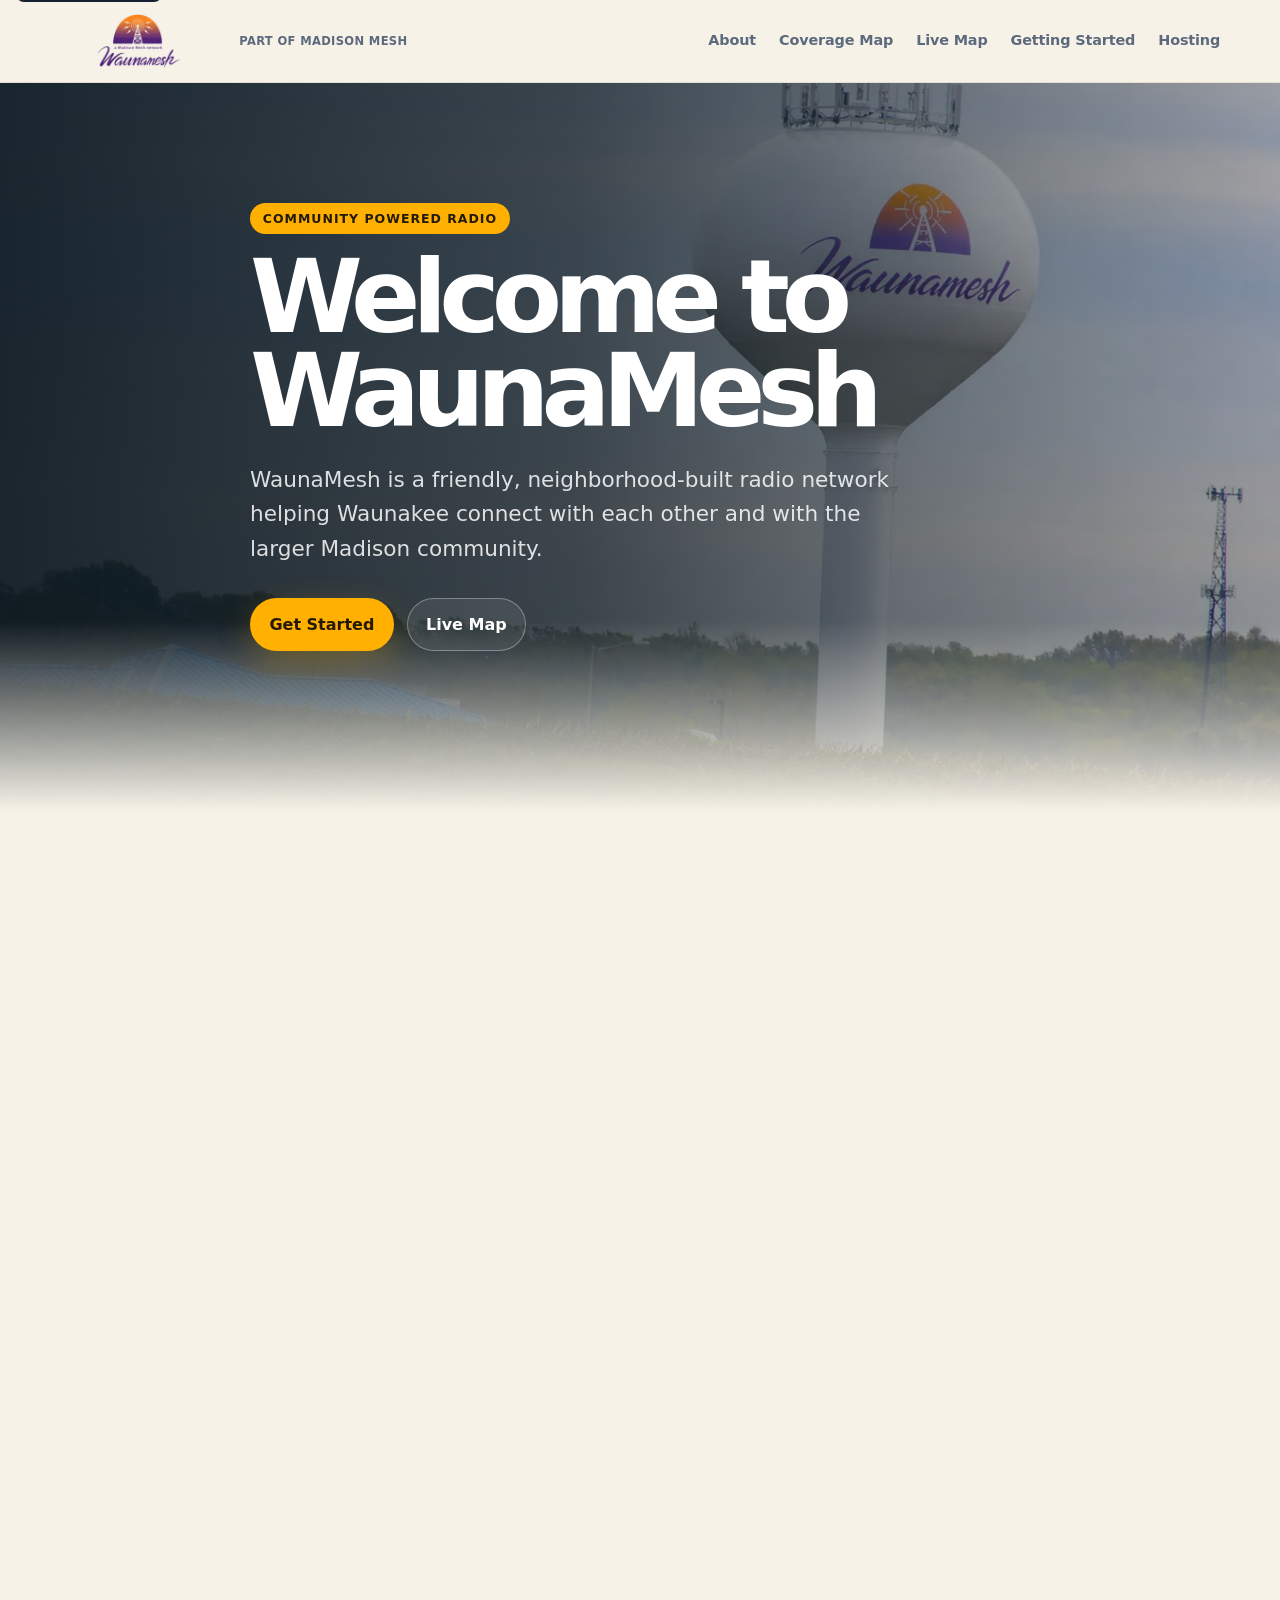
<file: index.html>
<!doctype html>
<html lang="en">
<head>
  <meta charset="utf-8">
  <meta name="viewport" content="width=device-width, initial-scale=1">
  <title>WaunaMesh | Community radio for Waunakee</title>
  <meta name="description" content="WaunaMesh is a community-powered mesh radio project helping Waunakee stay connected.">
  <link rel="icon" href="favicon.ico">
  <link rel="preload" href="assets/img/waunamesh/waunakee-water-tower-1600.webp" as="image" type="image/webp" fetchpriority="high">
  <link rel="preload" href="assets/img/waunamesh/application-gutter-clip-repeater-900.webp" as="image" type="image/webp">
  <link rel="stylesheet" href="assets/css/styles.css">
</head>
<body>
  <a class="skip-link" href="#main">Skip to content</a>

  <header class="site-header" id="site-header">
    <div class="container nav-inner">
      <a class="brand" href="#top" aria-label="WaunaMesh home">
        <img class="brand-logo" src="assets/img/waunamesh/waunamesh-logo-transparent.png" alt="WaunaMesh" width="356" height="228" decoding="async">
        <img class="brand-mark" src="assets/img/waunamesh/waunamesh-logo-icon.png" alt="" aria-hidden="true" width="108" height="108" decoding="async">
        <span class="brand-copy">
          <span class="brand-name">WaunaMesh</span>
          <span class="brand-subtitle">Part of Madison Mesh</span>
        </span>
      </a>

      <button class="nav-toggle" type="button" aria-label="Toggle navigation" aria-controls="main-navigation" aria-expanded="false">
        <svg width="22" height="22" viewBox="0 0 24 24" fill="none" xmlns="http://www.w3.org/2000/svg" aria-hidden="true">
          <path d="M4 7H20M4 12H20M4 17H20" stroke="currentColor" stroke-width="2" stroke-linecap="round"/>
        </svg>
      </button>

      <nav id="main-navigation" aria-label="Main navigation">
        <ul class="nav-links">
          <li><a href="index.html#what">About</a></li>
          <li><a href="index.html#where">Coverage Map</a></li>
          <li><a href="live.html">Live Map</a></li>
          <li><a href="getting-started.html">Getting Started</a></li>
          <li><a href="hosting.html">Hosting</a></li>
        </ul>
      </nav>
    </div>
  </header>

  <section class="hero" id="top" aria-label="Welcome to WaunaMesh">
    <div class="container hero-content">
      <span class="eyebrow">Community powered radio</span>
      <h1>Welcome to WaunaMesh</h1>
      <p>WaunaMesh is a friendly, neighborhood-built radio network helping Waunakee connect with each other and with the larger Madison community.</p>
      <div class="hero-actions">
        <a class="btn btn-primary" href="#get-started">Get Started</a>
        <a class="btn btn-outline" href="#where" target="_blank" rel="noopener noreferrer">Live Map</a>
      </div>
    </div>
  </section>

  <main id="main">
    <section class="section tight" id="what">
      <div class="container grid-2">
        <div class="feature-text">
          <p class="kicker">What is WaunaMesh?</p>
          <h2>Small radios. Big community connection.</h2>
          <p>WaunaMesh uses small, low-power radios to pass text messages from one nearby radio to the next. As more neighbors host, the network gets stronger and reaches farther.</p>
          <p>The goal is simple: make it easier for people in Waunakee to learn, experiment, help during outages, and stay connected without depending on cell towers or internet.</p>
        </div>
        <div class="feature-image">
          <div class="image-card">
            <picture>
              <source srcset="assets/img/waunamesh/heltec-meshcore-radio-960.webp" type="image/webp">
              <img src="assets/img/waunamesh/heltec-meshcore-radio.jpg" alt="A small handheld mesh radio node on a table" width="960" height="976" loading="lazy" decoding="async">
            </picture>
            <div class="image-caption">A small radio like the ones community members can use to join the network.</div>
          </div>
        </div>
      </div>
    </section>

    <section class="section" id="why">
      <div class="container">
        <div class="section-header">
          <p class="kicker">Why it matters</p>
          <h2>A spark that helps neighbors learn, prepare, and connect.</h2>
          <p>WaunaMesh is practical, educational, and welcoming. We give people a hands-on way to understand radio, mapping, local geography, emergency readiness, and community service.</p>
        </div>

        <div class="card-grid">
          <article class="card">
            <h3>Community connection</h3>
            <p>Send text messages across the area through a network built and cared for by local people.</p>
          </article>
          <article class="card">
            <h3>Emergency readiness</h3>
            <p>Practice ways to communicate when storms, outages, or busy networks make normal tools less reliable.</p>
          </article>
          <article class="card">
            <h3>Hands-on learning</h3>
            <p>Learn about radio, antennas, maps, batteries, solar power, software, and problem solving.</p>
          </article>
          <article class="card">
            <h3>Every node helps</h3>
            <p>Visit the hosting page if you are a property owner.  You can be a useful part of the local network!</p>
          </article>
        </div>
      </div>
    </section>

    <section class="section" id="where">
      <div class="container">
        <div class="map-panel">
          <div class="copy">
            <p class="kicker">Where it reaches</p>
            <h2>Waunakee to Madison and beyond.</h2>
            <p>WaunaMesh is adding local coverage around the Village of Waunakee.</p>
            <p>The <a href="https://w9jz.org/" target="_blank" rel="noopener noreferrer">Four Lakes Amateur Radio Club</a> has placed a repeater at Schumacher Farm Park, with a strong view of both Waunakee and downtown Madison. Linking Waunakee to the larger Madison Mesh's off-grid mesh network.</p>
            <p>Use the map to explore Waunakee's mesh network coverage.</p>
            <div class="link-list">
              <a class="pill-link" href="https://madmesh.net/" target="_blank" rel="noopener noreferrer">Madison Mesh</a>
              <a class="pill-link" href="https://msn.meshmapper.net/" target="_blank" rel="noopener noreferrer">MeshMapper</a>
              <!--<a class="pill-link" href="http://map.rflab.io/" target="_blank" rel="noopener noreferrer">RF Lab map</a>-->
            </div>
          </div>
          <iframe
              class="map-embed"
              title="Madison MeshCore live map"
              src="https://msn.meshmapper.net/embed.php?lat=43.19194&lon=-89.45567&zoom=13&geofence=0"
              loading="lazy" width="1180" height="420" referrerpolicy="no-referrer-when-downgrade">
            </iframe>
        </div>
      </div>
    </section>

    <section class="section" id="how">
      <div class="container">
        <div class="section-header">
          <p class="kicker">How it works</p>
          <h2>The network grows.</h2>
          <p>You do not need to be a radio expert to help. The basics are easy to understand, and the community has guides, tools, and people who can walk you through it.</p>
        </div>

        <div class="steps">
          <article class="card">
            <h3>Repeater</h3>
            <p>These are installed in a high location with a clear view. Repeaters work together to send your messages far.</p>
          </article>
          <article class="card">
            <h3>Companion</h3>
            <p>A small pocket device that connects to your phone. Allowing you to send text messages to others through the network.</p>
          </article>
          <article class="card">
            <h3>Neighbors</h3>
            <p>It is no fun alone! Talk to your neighbors in Waunakee and the wider Madison area.</p>
          </article>
        </div>
      </div>
    </section>

    <section class="section" id="get-started">
      <div class="container grid-2">
        <div>
          <p class="kicker">Friendly onboarding</p>
          <h2>Curious? You are welcome here.</h2>
          <p>You can join as a beginner, a host site, a parent with a curious kid, a hardware tinkerer, a wardriving mapper, or an emergency prep volunteer.</p>
          <div class="section-actions">
            <a class="btn btn-primary" href="https://discord.gg/fd3JUZc2CN" target="_blank" rel="noopener noreferrer">Join the Madison Mesh Discord</a>
            <a class="btn btn-outline" href="getting-started.html">Read the Starter Guide</a>
          </div>
        </div>
        <div class="card">
          <h3>A simple first path</h3>
          <p><strong>1. Say hello.</strong> Join the Madison Mesh Discord.</p>
          <p><strong>2. Learn what to buy.</strong> Most people start with an affordable LoRa radio that can run MeshCore.</p>
          <p><strong>3. Send your first message.</strong> Once ready, connect with the community and test the mesh.</p>
          <p><strong>4. Help coverage grow.</strong> Host a node, suggest a location, improve maps, or help at a public demo.</p>
        </div>
      </div>
    </section>

    <section class="section" aria-label="Project gallery">
      <div class="container gallery">
        <figure>
          <picture>
            <source srcset="assets/img/madmesh/node-eave-900.webp" type="image/webp">
            <img src="assets/img/madmesh/node-eave.jpg" alt="A mesh radio node mounted under a roof eave" width="900" height="1200" loading="lazy" decoding="async">
          </picture>
          <figcaption>Outdoor nodes can quietly extend coverage from homes and community buildings.</figcaption>
        </figure>
        <figure>
          <picture class="application-option-media application-option-media-contain">
            <source srcset="assets/img/waunamesh/application-gutter-clip-repeater-900.webp" type="image/webp">
            <img src="assets/img/waunamesh/application-gutter-clip-repeater.jpg" alt="A compact gutter clip style solar repeater" width="900" height="506" loading="lazy" decoding="async">
          </picture>
          <figcaption>Gutter clip-on repeaters are being built by WaunaMesh, providing neighborhood and gap-filling coverage.</figcaption>
        </figure>
        <figure>
          <picture>
            <source srcset="assets/img/madmesh/state-street-wide-900.webp" type="image/webp">
            <img src="assets/img/madmesh/state-street-wide.jpg" alt="A wide view of State Street in Madison" width="900" height="467" loading="lazy" decoding="async">
          </picture>
          <figcaption>
            WaunaMesh links into the larger Madison Mesh community and its regional coverage.
            <small style="display: block; opacity: 0.8; margin-top: 0.25rem;">Photo &copy; Sam Askling</small>
          </figcaption>
        </figure>
      </div>
    </section>

    <section class="section" id="field-day">
      <div class="container">
        <div class="callout">
          <div>
            <p class="kicker">Field Day 2026</p>
            <h2>Our goal: Waunakee connected by June 27, 2026.</h2>
            <p>The Four Lakes Amateur Radio Club will host ARRL Field Day at Schumacher Farm Park in Waunakee. We hope to have WaunaMesh fully up and running in time for this public celebration of radio, learning, and emergency communication.</p>
          </div>
          <a class="btn btn-primary" href="https://schumacherfarmpark.org/ham-radio-open-house" target="_blank" rel="noopener noreferrer">Event details</a>
        </div>
      </div>
    </section>

    <section class="section" aria-label="Frequently asked questions">
      <div class="container">
        <div class="section-header">
          <h2>Questions &amp; Answers</h2>
        </div>

        <div class="faq-grid">
          <article class="faq">
            <h3>Does this need internet?</h3>
            <p>The radio network sends text messages without internet or cell towers.</p>
          </article>
          <article class="faq">
            <h3>Is this ham radio?</h3>
            <p>The mesh devices use low-power LoRa radios, no license required. WaunaMesh does coordinate with the amateur radio community.</p>
          </article>
          <article class="faq">
            <h3>Can my home or business host a node?</h3>
            <p>Yes. Useful host spots include homes, barns, churches, schools, shops, and other places with height and a clear view.</p>
          </article>
          <article class="faq">
            <h3>Is it private?</h3>
            <p>Yes. While the public chat uses a shared key, direct messages and chat rooms are encrypted.</p>
          </article>
        </div>
      </div>
    </section>
    
    <section class="section" id="sponsors" aria-labelledby="sponsors-title">
      <div class="container">
        <div class="sponsor-panel">
          <div class="section-header sponsor-header">
            <p class="kicker">Community sponsors</p>
            <h2 id="sponsors-title">Local partners helping WaunaMesh grow.</h2>
            <p>Thank you to the organizations and neighbors supporting local mesh radio education, hosting, and community readiness.</p>
          </div>

          <div class="sponsor-grid" aria-label="WaunaMesh sponsors">
            <a class="sponsor-card" href="https://explorepeace.org/" target="_blank" rel="noopener noreferrer">
              <span class="sponsor-label">Sponsor</span>
              <h3>Peace Lutheran Church</h3>
              <p>Waunakee, Wisconsin (explorepeace.org)</p>
            </a>
            <a class="sponsor-card" href="https://w9jz.org/" target="_blank" rel="noopener noreferrer">
              <span class="sponsor-label">Sponsor</span>
              <h3>Four Lakes Amateur Radio Club</h3>
              <p>Amateur radio community partner (w9jz.org)</p>
            </a>
            <a class="sponsor-card" href="https://westaby.net/" target="_blank" rel="noopener noreferrer">
              <span class="sponsor-label">Sponsor</span>
              <h3>Westaby Entertainment LLC</h3>
              <p>Local support (westaby.net)</p>
            </a>
          </div>
        </div>
      </div>
    </section>

  </main>

  <footer class="site-footer">
    <div class="footer-inner">
      <div class="footer-brand">
        <div class="footer-brand-logo">
          <img src="assets/img/madmesh/logo.png" alt="Madison Mesh logo" width="36" height="36" loading="lazy" decoding="async">
          <h3>Madison Mesh</h3>
        </div>
        <p>Building a community-owned mesh radio<br>network in Madison, Wisconsin.</p>
        <p>WaunaMesh is the Waunakee-area extension of the Madison Mesh community.</p>

        <div class="footer-socials">
          <a href="https://discord.gg/fd3JUZc2CN" target="_blank" rel="noopener noreferrer" aria-label="Join Madison Mesh on Discord">
            <svg xmlns="http://www.w3.org/2000/svg" viewBox="0 0 127.14 96.36" aria-hidden="true">
              <path fill="currentColor" d="M107.7 8.07A105.15 105.15 0 0 0 81.47 0a72.06 72.06 0 0 0-3.36 6.83 97.68 97.68 0 0 0-29.11 0A72.37 72.37 0 0 0 45.64 0a105.89 105.89 0 0 0-26.25 8.09C2.79 32.65-1.71 56.6.54 80.21a105.73 105.73 0 0 0 32.17 16.15 77.7 77.7 0 0 0 6.89-11.11 68.42 68.42 0 0 1-10.85-5.18c.91-.66 1.8-1.34 2.66-2a75.57 75.57 0 0 0 64.32 0c.87.71 1.76 1.39 2.66 2a68.68 68.68 0 0 1-10.87 5.19 77 77 0 0 0 6.89 11.1 105.25 105.25 0 0 0 32.19-16.14c2.64-27.38-4.51-51.11-18.9-72.15ZM42.45 65.69C36.18 65.69 31 60 31 53s5-12.74 11.43-12.74S54 46 53.89 53s-5.05 12.69-11.44 12.69Zm42.24 0C78.41 65.69 73.25 60 73.25 53s5-12.74 11.44-12.74S96.23 46 96.12 53s-5.04 12.69-11.43 12.69Z"></path>
            </svg>
          </a>
          <a href="https://github.com/thatdecade/waunamesh.net" target="_blank" rel="noopener noreferrer" aria-label="WaunaMesh on GitHub">
            <svg xmlns="http://www.w3.org/2000/svg" viewBox="0 0 1024 1024" fill="none" aria-hidden="true">
              <path fill-rule="evenodd" clip-rule="evenodd" d="M512 0C229.25 0 0 229.25 0 512c0 226.25 146.69 418.03 350.16 485.75 25.59 4.72 34.97-11.11 34.97-24.69 0-12.19-.47-52.5-.72-95.28-142.41 30.94-172.47-60.41-172.47-60.41-23.28-59.16-56.84-74.91-56.84-74.91-46.47-31.78 3.53-31.13 3.53-31.13 51.41 3.63 78.47 52.78 78.47 52.78 45.66 78.22 119.78 55.63 148.97 42.53 4.59-33.06 17.84-55.63 32.47-68.41-113.69-12.94-233.22-56.84-233.22-253.03 0-55.91 20-101.63 52.75-137.47-5.28-12.97-22.84-65.06 5.03-135.66 0 0 43-13.78 140.84 52.5 40.84-11.34 84.63-17.03 128.19-17.22 43.5.19 87.34 5.88 128.25 17.22 97.72-66.28 140.62-52.5 140.62-52.5 27.94 70.59 10.38 122.69 5.09 135.66 32.84 35.84 52.69 81.56 52.69 137.47 0 196.69-119.75 239.94-233.75 252.62 18.34 15.84 34.72 47.03 34.72 94.78 0 68.44-.62 123.59-.62 140.44 0 13.72 9.22 29.72 35.22 24.66C877.44 929.84 1024 738.16 1024 512 1024 229.25 794.75 0 512 0Z" fill="currentColor"></path>
            </svg>
          </a>
        </div>
      </div>

      <div class="footer-ffa">
        <div class="footer-nav">
          <h4>Get Involved</h4>
          <ul class="larger-bottom">
            <li><a href="getting-started.html">Getting Started</a></li>
            <li><a href="hosting.html">Host a Node</a></li>
          </ul>
        </div>

        <div class="footer-nav">
          <h4>Resources</h4>
          <ul>
            <li><a href="https://meshcore.io/" target="_blank" rel="noopener noreferrer">MeshCore <span aria-hidden="true">&nearr;</span></a></li>
            <li><a href="https://flasher.meshcore.io/" target="_blank" rel="noopener noreferrer">MeshCore Flasher <span aria-hidden="true">&nearr;</span></a></li>
            <li><a href="https://msn.meshmapper.net/" target="_blank" rel="noopener noreferrer">MeshMapper <span aria-hidden="true">&nearr;</span></a></li>
          </ul>
        </div>

        <div class="footer-nav">
          <h4>Explore</h4>
          <ul>
            <li><a href="https://madmesh.net/" target="_blank" rel="noopener noreferrer">Madison Mesh <span aria-hidden="true">&nearr;</span></a></li>
            <li><a href="https://meshconsin.org/" target="_blank" rel="noopener noreferrer">Meshconsin <span aria-hidden="true">&nearr;</span></a></li>
            <li><a href="other-meshes.html">Other Meshes</a></li>
          </ul>
        </div>
      </div>
    </div>

    <div class="footer-bottom">
        Website content licensed under
        <a href="https://creativecommons.org/licenses/by-sa/4.0/" target="_blank" rel="noopener noreferrer">CC BY-SA 4.0</a>.
        Adapted from
        <a href="https://madmesh.net/" target="_blank" rel="noopener noreferrer">Madison Mesh</a>.
        Hosted by
        <a href="https://westaby.net/" target="_blank" rel="noopener noreferrer">Dustin Westaby</a>.
    </div>
  </footer>

  <script src="assets/js/site.js" defer></script>
</body>
</html>
</file>
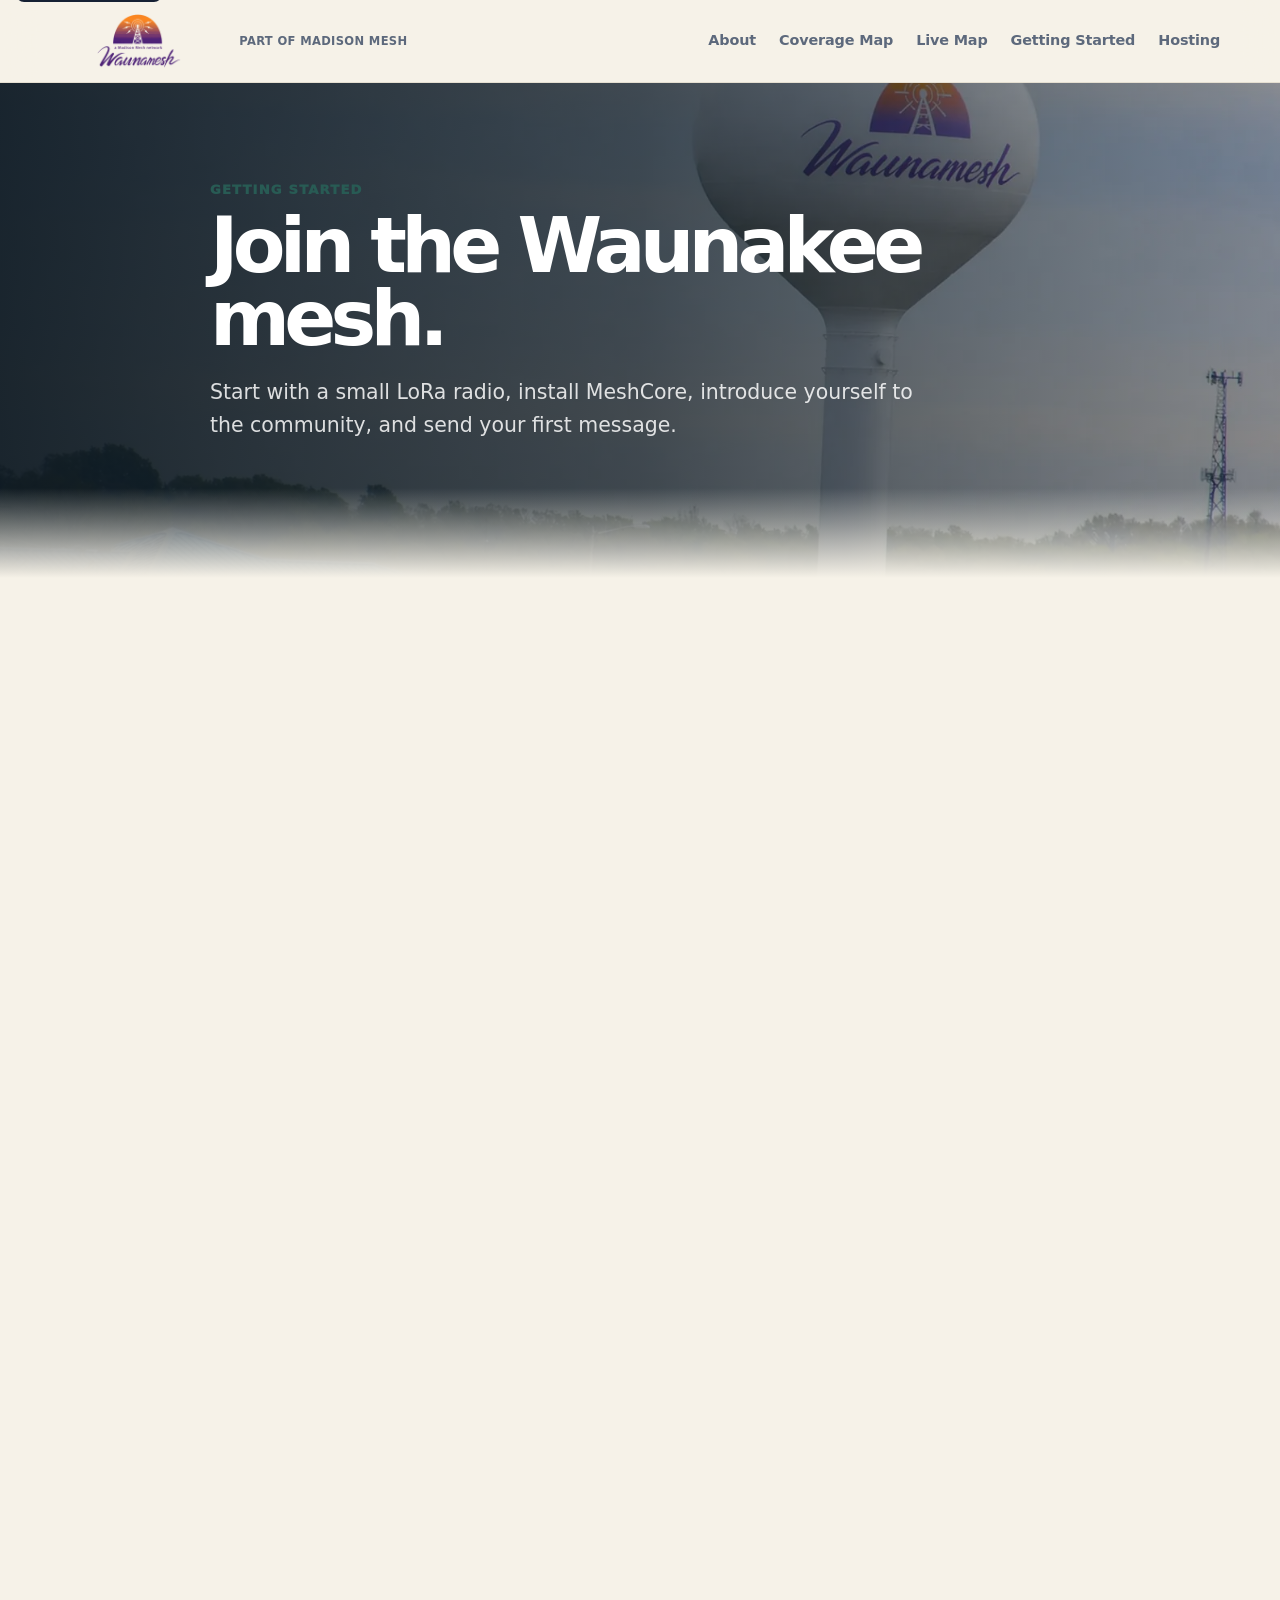
<file: getting-started.html>
<!doctype html>
<html lang="en">
<head>
  <meta charset="utf-8">
  <meta name="viewport" content="width=device-width, initial-scale=1">
  <title>Getting Started | WaunaMesh</title>
  <meta name="description" content="A friendly beginner guide for joining WaunaMesh with MeshCore.">
  <link rel="icon" href="favicon.ico">
  <link rel="preload" href="assets/img/waunamesh/waunakee-water-tower-1600.webp" as="image" type="image/webp" fetchpriority="high">
  <link rel="stylesheet" href="assets/css/styles.css">
</head>
<body>
  <a class="skip-link" href="#main">Skip to content</a>

  <header class="site-header" id="site-header">
    <div class="container nav-inner">
      <a class="brand" href="index.html#top" aria-label="WaunaMesh home">
        <img class="brand-logo" src="assets/img/waunamesh/waunamesh-logo-transparent.png" alt="WaunaMesh" width="356" height="228" decoding="async">
        <img class="brand-mark" src="assets/img/waunamesh/waunamesh-logo-icon.png" alt="" aria-hidden="true" width="108" height="108" decoding="async">
        <span class="brand-copy">
          <span class="brand-name">WaunaMesh</span>
          <span class="brand-subtitle">Part of Madison Mesh</span>
        </span>
      </a>

      <button class="nav-toggle" type="button" aria-label="Toggle navigation" aria-controls="main-navigation" aria-expanded="false">
        <svg width="22" height="22" viewBox="0 0 24 24" fill="none" xmlns="http://www.w3.org/2000/svg" aria-hidden="true">
          <path d="M4 7H20M4 12H20M4 17H20" stroke="currentColor" stroke-width="2" stroke-linecap="round"/>
        </svg>
      </button>

      <nav id="main-navigation" aria-label="Main navigation">
        <ul class="nav-links">
          <li><a href="index.html#what">About</a></li>
          <li><a href="index.html#where">Coverage Map</a></li>
          <li><a href="live.html">Live Map</a></li>
          <li><a href="getting-started.html">Getting Started</a></li>
          <li><a href="hosting.html">Hosting</a></li>
        </ul>
      </nav>
    </div>
  </header>

  <main id="main" class="page-main">
    <section class="page-hero compact-hero">
      <div class="container page-hero-inner">
        <p class="kicker">Getting started</p>
        <h1>Join the Waunakee mesh.</h1>
        <p>Start with a small LoRa radio, install MeshCore, introduce yourself to the community, and send your first message.</p>
      </div>
    </section>

    <section class="section page-content">
      <div class="container narrow">
        <div class="guide-step">
          <div class="step-badge">1</div>
          <div>
            <h2>Introduce yourself.</h2>
            <p>Introduce yourself and mention that you are in Waunakee or interested in helping the regional network grow.</p>
            <div class="hero-actions">
              <a class="btn btn-primary" href="https://discord.gg/fd3JUZc2CN" target="_blank" rel="noopener noreferrer">Join the Madison Mesh Discord</a>
            </div>
          </div>
        </div>

        <div class="guide-step">
          <div class="step-badge">2</div>
          <div>
            <h2>Pick Device.</h2>
            <p>The <strong>Heltec V3</strong> requires basic assembly and is a good starter option for experimenting, learning the app, and sending your first messages. Looking for turnkey? The <strong>ThinkNode M1</strong> or <strong>Wio Traker L1 Pro</strong> are both great. <br/>Visit the <a href="https://meshcore.io/#hardware" target="_blank" rel="noopener noreferrer">MeshCore hardware list</a> for additional options.</p>  
            <div class="link-list on-light">
              <a class="pill-link" href="https://amzn.to/4mRx1gP">Buy Heltec V3</a>
              <a class="pill-link" href="https://amzn.to/4cPiJJ9">Buy Wio Traker L1 Pro</a>
              <a class="pill-link" href="https://amzn.to/4vLkDmN">Buy ThinkNode M1</a>
            </div>
            <p class="note-box">We are a participant in the Amazon Services LLC Associates Program, an affiliate advertising program designed to provide a means for us to earn fees by linking to Amazon.com and affiliated sites.</p>
          </div>
        </div>

        <div class="guide-step">
          <div class="step-badge">3</div>
          <div>
            <h2>Install App.</h2>
            <p>This is what you will use to send messages to your MeshCore contacts.  The smartphone app pairs to the MeshCore radio over bluetooth.</p>
            <div class="hero-actions">
              <a class="btn btn-primary" href="https://meshcore.io/#download" target="_blank" rel="noopener noreferrer">Get the MeshCore app</a>
            </div>
          </div>
        </div>

        <div class="guide-step">
          <div class="step-badge">4</div>
          <div>
            <h2>Flash Firmware.</h2>
            <ol>
              <li>Open the <a href="https://flasher.meshcore.io/" target="_blank" rel="noopener noreferrer">MeshCore Web Flasher</a> in desktop Chrome or Edge, connect your radio by USB, and select your device.</li>
              <li>Choose the MeshCore companion firmware for your device, click Flash, then pair the radio with the MeshCore app.</li>
            </ol>
            <div class="hero-actions">
              <a class="btn btn-primary" href="https://flasher.meshcore.io/" target="_blank" rel="noopener noreferrer">MeshCore Web Flasher</a>
            </div>
          </div>
        </div>

        <div class="guide-step final-step">
          <div class="step-badge">5</div>
          <div>
            <h2>Say Hello.</h2>
            <p>Once the app and radio are paired, try a short public hello message, walk around, and discover what repeaters your radio can hear. If you are unsure what to do next, ask in the Discord and share what device you bought.</p>
            <div class="section-actions">
              <a class="btn btn-primary" href="https://discord.gg/fd3JUZc2CN" target="_blank" rel="noopener noreferrer">Ask for help on Discord</a>
              <a class="btn btn-outline" href="https://msn.meshmapper.net/" target="_blank" rel="noopener noreferrer">Check the live map</a>
            </div>
          </div>
        </div>
        
      </div>
    </section>
  </main>

  <footer class="site-footer">
    <div class="footer-inner">
      <div class="footer-brand">
        <div class="footer-brand-logo">
          <img src="assets/img/madmesh/logo.png" alt="Madison Mesh logo" width="36" height="36" loading="lazy" decoding="async">
          <h3>Madison Mesh</h3>
        </div>
        <p>Building a community-owned mesh radio<br>network in Madison, Wisconsin.</p>
        <p>WaunaMesh is the Waunakee-area extension of the Madison Mesh community.</p>

        <div class="footer-socials">
          <a href="https://discord.gg/fd3JUZc2CN" target="_blank" rel="noopener noreferrer" aria-label="Join Madison Mesh on Discord">
            <svg xmlns="http://www.w3.org/2000/svg" viewBox="0 0 127.14 96.36" aria-hidden="true">
              <path fill="currentColor" d="M107.7 8.07A105.15 105.15 0 0 0 81.47 0a72.06 72.06 0 0 0-3.36 6.83 97.68 97.68 0 0 0-29.11 0A72.37 72.37 0 0 0 45.64 0a105.89 105.89 0 0 0-26.25 8.09C2.79 32.65-1.71 56.6.54 80.21a105.73 105.73 0 0 0 32.17 16.15 77.7 77.7 0 0 0 6.89-11.11 68.42 68.42 0 0 1-10.85-5.18c.91-.66 1.8-1.34 2.66-2a75.57 75.57 0 0 0 64.32 0c.87.71 1.76 1.39 2.66 2a68.68 68.68 0 0 1-10.87 5.19 77 77 0 0 0 6.89 11.1 105.25 105.25 0 0 0 32.19-16.14c2.64-27.38-4.51-51.11-18.9-72.15ZM42.45 65.69C36.18 65.69 31 60 31 53s5-12.74 11.43-12.74S54 46 53.89 53s-5.05 12.69-11.44 12.69Zm42.24 0C78.41 65.69 73.25 60 73.25 53s5-12.74 11.44-12.74S96.23 46 96.12 53s-5.04 12.69-11.43 12.69Z"></path>
            </svg>
          </a>
          <a href="https://github.com/thatdecade/waunamesh.net" target="_blank" rel="noopener noreferrer" aria-label="WaunaMesh on GitHub">
            <svg xmlns="http://www.w3.org/2000/svg" viewBox="0 0 1024 1024" fill="none" aria-hidden="true">
              <path fill-rule="evenodd" clip-rule="evenodd" d="M512 0C229.25 0 0 229.25 0 512c0 226.25 146.69 418.03 350.16 485.75 25.59 4.72 34.97-11.11 34.97-24.69 0-12.19-.47-52.5-.72-95.28-142.41 30.94-172.47-60.41-172.47-60.41-23.28-59.16-56.84-74.91-56.84-74.91-46.47-31.78 3.53-31.13 3.53-31.13 51.41 3.63 78.47 52.78 78.47 52.78 45.66 78.22 119.78 55.63 148.97 42.53 4.59-33.06 17.84-55.63 32.47-68.41-113.69-12.94-233.22-56.84-233.22-253.03 0-55.91 20-101.63 52.75-137.47-5.28-12.97-22.84-65.06 5.03-135.66 0 0 43-13.78 140.84 52.5 40.84-11.34 84.63-17.03 128.19-17.22 43.5.19 87.34 5.88 128.25 17.22 97.72-66.28 140.62-52.5 140.62-52.5 27.94 70.59 10.38 122.69 5.09 135.66 32.84 35.84 52.69 81.56 52.69 137.47 0 196.69-119.75 239.94-233.75 252.62 18.34 15.84 34.72 47.03 34.72 94.78 0 68.44-.62 123.59-.62 140.44 0 13.72 9.22 29.72 35.22 24.66C877.44 929.84 1024 738.16 1024 512 1024 229.25 794.75 0 512 0Z" fill="currentColor"></path>
            </svg>
          </a>
        </div>
      </div>

      <div class="footer-ffa">
        <div class="footer-nav">
          <h4>Get Involved</h4>
          <ul class="larger-bottom">
            <li><a href="getting-started.html">Getting Started</a></li>
            <li><a href="hosting.html">Host a Repeater</a></li>
          </ul>
        </div>

        <div class="footer-nav">
          <h4>Resources</h4>
          <ul>
            <li><a href="https://meshcore.io/" target="_blank" rel="noopener noreferrer">MeshCore <span aria-hidden="true">&nearr;</span></a></li>
            <li><a href="https://flasher.meshcore.io/" target="_blank" rel="noopener noreferrer">MeshCore Flasher <span aria-hidden="true">&nearr;</span></a></li>
            <li><a href="https://msn.meshmapper.net/" target="_blank" rel="noopener noreferrer">MeshMapper <span aria-hidden="true">&nearr;</span></a></li>
          </ul>
        </div>

        <div class="footer-nav">
          <h4>Explore</h4>
          <ul>
            <li><a href="https://madmesh.net/" target="_blank" rel="noopener noreferrer">Madison Mesh <span aria-hidden="true">&nearr;</span></a></li>
            <li><a href="https://meshconsin.org/" target="_blank" rel="noopener noreferrer">Meshconsin <span aria-hidden="true">&nearr;</span></a></li>
            <li><a href="other-meshes.html">Other Meshes</a></li>
          </ul>
        </div>
      </div>
    </div>

    <div class="footer-bottom">
      Website content licensed under
      <a href="https://creativecommons.org/licenses/by-sa/4.0/" target="_blank" rel="noopener noreferrer">CC BY-SA 4.0</a>.
      Adapted from
      <a href="https://madmesh.net/" target="_blank" rel="noopener noreferrer">Madison Mesh</a>.
      Hosted by
      <a href="https://westaby.net/" target="_blank" rel="noopener noreferrer">Dustin Westaby</a>.
    </div>
  </footer>

  <script src="assets/js/site.js" defer></script>
</body>
</html>
</file>
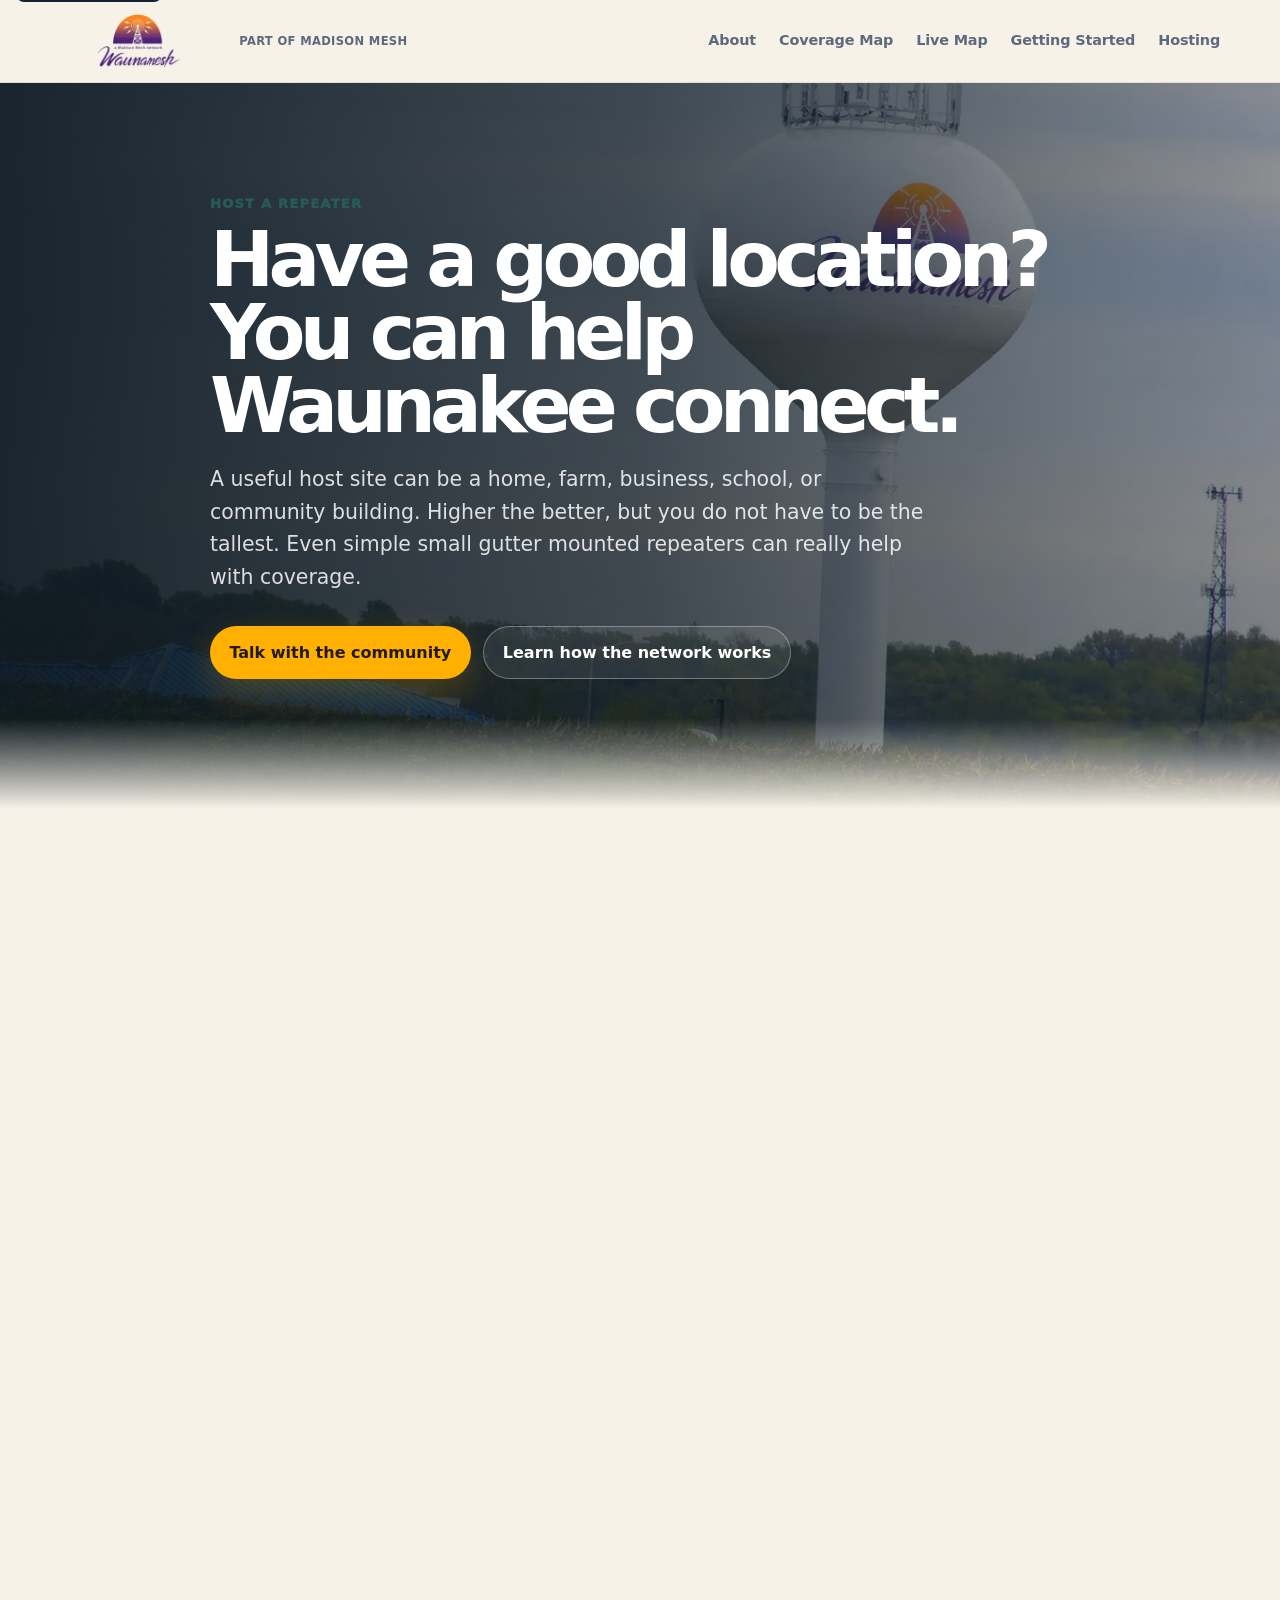
<file: hosting.html>
<!doctype html>
<html lang="en">
<head>
  <meta charset="utf-8">
  <meta name="viewport" content="width=device-width, initial-scale=1">
  <title>Host a Repeater | WaunaMesh</title>
  <meta name="description" content="Help Waunakee mesh coverage grow by hosting a small MeshCore radio repeater.">
  <link rel="icon" href="favicon.ico">
  <link rel="preload" href="assets/img/waunamesh/waunakee-water-tower-1600.webp" as="image" type="image/webp" fetchpriority="high">
  <link rel="stylesheet" href="assets/css/styles.css">
</head>
<body>
  <a class="skip-link" href="#main">Skip to content</a>

  <header class="site-header" id="site-header">
    <div class="container nav-inner">
      <a class="brand" href="index.html#top" aria-label="WaunaMesh home">
        <img class="brand-logo" src="assets/img/waunamesh/waunamesh-logo-transparent.png" alt="WaunaMesh" width="356" height="228" decoding="async">
        <img class="brand-mark" src="assets/img/waunamesh/waunamesh-logo-icon.png" alt="" aria-hidden="true" width="108" height="108" decoding="async">
        <span class="brand-copy">
          <span class="brand-name">WaunaMesh</span>
          <span class="brand-subtitle">Part of Madison Mesh</span>
        </span>
      </a>

      <button class="nav-toggle" type="button" aria-label="Toggle navigation" aria-controls="main-navigation" aria-expanded="false">
        <svg width="22" height="22" viewBox="0 0 24 24" fill="none" xmlns="http://www.w3.org/2000/svg" aria-hidden="true">
          <path d="M4 7H20M4 12H20M4 17H20" stroke="currentColor" stroke-width="2" stroke-linecap="round"/>
        </svg>
      </button>

      <nav id="main-navigation" aria-label="Main navigation">
        <ul class="nav-links">
          <li><a href="index.html#what">About</a></li>
          <li><a href="index.html#where">Coverage Map</a></li>
          <li><a href="live.html">Live Map</a></li>
          <li><a href="getting-started.html">Getting Started</a></li>
          <li><a href="hosting.html">Hosting</a></li>
        </ul>
      </nav>
    </div>
  </header>

  <main id="main" class="page-main">
    <section class="page-hero host-hero">
      <div class="container page-hero-inner">
        <p class="kicker">Host a Repeater</p>
        <h1>Have a good location? You can help Waunakee connect.</h1>
        <p>A useful host site can be a home, farm, business, school, or community building. Higher the better, but you do not have to be the tallest.  Even simple small gutter mounted repeaters can really help with coverage.</p>
        <div class="hero-actions">
          <a class="btn btn-primary" href="https://discord.gg/fd3JUZc2CN" target="_blank" rel="noopener noreferrer">Talk with the community</a>
          <a class="btn btn-outline" href="getting-started.html">Learn how the network works</a>
        </div>
      </div>
    </section>

    <section class="section page-content">
      <div class="container">
        <div class="card-grid three-card-grid">
          <article class="card"><h3>Better coverage</h3><p>Your location may bridge a gap and help messages travel across Waunakee.</p></article>
          <article class="card"><h3>Emergency resilience</h3><p>The mesh can keep local messages moving when internet or cell service is unavailable.</p></article>
          <article class="card"><h3>Low effort</h3><p>Once installed, a repeater can run quietly with little or no action from the host.</p></article>
        </div>

        <section class="section inner-section">
          <div class="section-header">
            <p class="kicker">What hosting means</p>
            <h2>A small radio in a useful place.</h2>
            <p>Hosting usually means allowing a small weatherproof radio box to be placed where it can hear the network. Outdoor, elevated, and clear-view locations are most valuable.</p>
          </div>
          <div class="grid-2 align-start">
            <div class="card">
              <h3>Common host locations</h3>
              <ul class="check-list">
                <li>Homes with a good view or multistory</li>
                <li>Churches, schools, and community buildings</li>
                <li>Local businesses with roof or window access</li>
                <li>High spots near the edge of current coverage</li>
              </ul>
            </div>
            <div class="card">
              <h3>What to Expect</h3>
              <ul class="check-list">
                <li>Small box mounted to your building or old Sat dish pole</li>
                <li>USB power or solar power where appropriate</li>
              </ul>
            </div>
          </div>
        </section>

        <section class="section inner-section">
          <div class="section-header"><h2>Host questions and answers</h2></div>
          <div class="faq-list">
            <article class="faq-item"><h3>What makes a location valuable?</h3><p>Height, a clear view, or a position that fills a coverage gap all help.</p></article>
            <article class="faq-item"><h3>Does it need my internet?</h3><p>No. A MeshCore radio can pass local radio messages without using your wifi or internet connection.</p></article>
            <article class="faq-item"><h3>Does it use much electricity?</h3><p>No. These are small, low-power radios. Can run from a USB power adapter or self solar powered.</p></article>
            <article class="faq-item"><h3>Will it interfere with wifi, TV, or cell service?</h3><p>No. The radios use low-power LoRa in the 902 to 928 MHz band, which is different from normal wifi, cellular, tv frequencies.</p></article>
            <article class="faq-item"><h3>Is a FCC license required?</h3><p>No license is required for the MeshCore LoRa mesh devices in this project.</p></article>
            <article class="faq-item"><h3>Who maintains it?</h3><p>The community member or team placing the repeater handle setup, updates, and removal. Hosts do not need to manage the software.</p></article>
            <article class="faq-item"><h3>Can I ask for it to be removed?</h3><p>Yes. A host may ask for the repeater to be moved or removed at any time.</p></article>
            <article class="faq-item"><h3>What data passes through it?</h3><p>Mesh repeaters relay text messages from the local mesh network. A host repeater is not connected to your home internet.</p></article>
          </div>
        </section>

        <section class="section inner-section">
          <div class="callout">
            <div>
              <p class="kicker">Ready to host?</p>
              <h2>Start with a conversation.</h2>
              <p>Join the Madison Mesh Discord, introduce yourself, and say that you may have a Waunakee host location. A volunteer can help.</p>
            </div>
            <a class="btn btn-primary" href="https://discord.gg/fd3JUZc2CN" target="_blank" rel="noopener noreferrer">Join Discord</a>
          </div>
        </section>
        
        <section class="section inner-section" id="host-application-section" data-host-application-section>
          <div class="callout">
            <div>
              <p class="kicker">Reduced Cost Repeaters</p>
              <h2>Apply for a WaunaMesh built solar repeater.</h2>
              <p>Waunakee-area property owners can apply for an subsidized solar repeater from WaunaMesh, while supplies last.</p>
            </div>
            <a class="btn btn-primary" href="apply.html" data-host-application-link>Apply to host</a>
          </div>
        </section>

      </div>
    </section>
  </main>

  <footer class="site-footer">
    <div class="footer-inner">
      <div class="footer-brand">
        <div class="footer-brand-logo">
          <img src="assets/img/madmesh/logo.png" alt="Madison Mesh logo" width="36" height="36" loading="lazy" decoding="async">
          <h3>Madison Mesh</h3>
        </div>
        <p>Building a community-owned mesh radio<br>network in Madison, Wisconsin.</p>
        <p>WaunaMesh is the Waunakee-area extension of the Madison Mesh community.</p>

        <div class="footer-socials">
          <a href="https://discord.gg/fd3JUZc2CN" target="_blank" rel="noopener noreferrer" aria-label="Join Madison Mesh on Discord">
            <svg xmlns="http://www.w3.org/2000/svg" viewBox="0 0 127.14 96.36" aria-hidden="true">
              <path fill="currentColor" d="M107.7 8.07A105.15 105.15 0 0 0 81.47 0a72.06 72.06 0 0 0-3.36 6.83 97.68 97.68 0 0 0-29.11 0A72.37 72.37 0 0 0 45.64 0a105.89 105.89 0 0 0-26.25 8.09C2.79 32.65-1.71 56.6.54 80.21a105.73 105.73 0 0 0 32.17 16.15 77.7 77.7 0 0 0 6.89-11.11 68.42 68.42 0 0 1-10.85-5.18c.91-.66 1.8-1.34 2.66-2a75.57 75.57 0 0 0 64.32 0c.87.71 1.76 1.39 2.66 2a68.68 68.68 0 0 1-10.87 5.19 77 77 0 0 0 6.89 11.1 105.25 105.25 0 0 0 32.19-16.14c2.64-27.38-4.51-51.11-18.9-72.15ZM42.45 65.69C36.18 65.69 31 60 31 53s5-12.74 11.43-12.74S54 46 53.89 53s-5.05 12.69-11.44 12.69Zm42.24 0C78.41 65.69 73.25 60 73.25 53s5-12.74 11.44-12.74S96.23 46 96.12 53s-5.04 12.69-11.43 12.69Z"></path>
            </svg>
          </a>
          <a href="https://github.com/thatdecade/waunamesh.net" target="_blank" rel="noopener noreferrer" aria-label="WaunaMesh on GitHub">
            <svg xmlns="http://www.w3.org/2000/svg" viewBox="0 0 1024 1024" fill="none" aria-hidden="true">
              <path fill-rule="evenodd" clip-rule="evenodd" d="M512 0C229.25 0 0 229.25 0 512c0 226.25 146.69 418.03 350.16 485.75 25.59 4.72 34.97-11.11 34.97-24.69 0-12.19-.47-52.5-.72-95.28-142.41 30.94-172.47-60.41-172.47-60.41-23.28-59.16-56.84-74.91-56.84-74.91-46.47-31.78 3.53-31.13 3.53-31.13 51.41 3.63 78.47 52.78 78.47 52.78 45.66 78.22 119.78 55.63 148.97 42.53 4.59-33.06 17.84-55.63 32.47-68.41-113.69-12.94-233.22-56.84-233.22-253.03 0-55.91 20-101.63 52.75-137.47-5.28-12.97-22.84-65.06 5.03-135.66 0 0 43-13.78 140.84 52.5 40.84-11.34 84.63-17.03 128.19-17.22 43.5.19 87.34 5.88 128.25 17.22 97.72-66.28 140.62-52.5 140.62-52.5 27.94 70.59 10.38 122.69 5.09 135.66 32.84 35.84 52.69 81.56 52.69 137.47 0 196.69-119.75 239.94-233.75 252.62 18.34 15.84 34.72 47.03 34.72 94.78 0 68.44-.62 123.59-.62 140.44 0 13.72 9.22 29.72 35.22 24.66C877.44 929.84 1024 738.16 1024 512 1024 229.25 794.75 0 512 0Z" fill="currentColor"></path>
            </svg>
          </a>
        </div>
      </div>

      <div class="footer-ffa">
        <div class="footer-nav">
          <h4>Get Involved</h4>
          <ul class="larger-bottom">
            <li><a href="getting-started.html">Getting Started</a></li>
            <li><a href="hosting.html">Host a Repeater</a></li>
          </ul>
        </div>

        <div class="footer-nav">
          <h4>Resources</h4>
          <ul>
            <li><a href="https://meshcore.io/" target="_blank" rel="noopener noreferrer">MeshCore <span aria-hidden="true">&nearr;</span></a></li>
            <li><a href="https://flasher.meshcore.io/" target="_blank" rel="noopener noreferrer">MeshCore Flasher <span aria-hidden="true">&nearr;</span></a></li>
            <li><a href="https://msn.meshmapper.net/" target="_blank" rel="noopener noreferrer">MeshMapper <span aria-hidden="true">&nearr;</span></a></li>
          </ul>
        </div>

        <div class="footer-nav">
          <h4>Explore</h4>
          <ul>
            <li><a href="https://madmesh.net/" target="_blank" rel="noopener noreferrer">Madison Mesh <span aria-hidden="true">&nearr;</span></a></li>
            <li><a href="https://meshconsin.org/" target="_blank" rel="noopener noreferrer">Meshconsin <span aria-hidden="true">&nearr;</span></a></li>
            <li><a href="other-meshes.html">Other Meshes</a></li>
          </ul>
        </div>
      </div>
    </div>

    <div class="footer-bottom">
      Website content licensed under
      <a href="https://creativecommons.org/licenses/by-sa/4.0/" target="_blank" rel="noopener noreferrer">CC BY-SA 4.0</a>.
      Adapted from
      <a href="https://madmesh.net/" target="_blank" rel="noopener noreferrer">Madison Mesh</a>.
      Hosted by
      <a href="https://westaby.net/" target="_blank" rel="noopener noreferrer">Dustin Westaby</a>.
    </div>
  </footer>

  <script src="assets/js/site.js" defer></script>
  <script src="assets/js/hosting.js" defer></script>
</body>
</html>
</file>
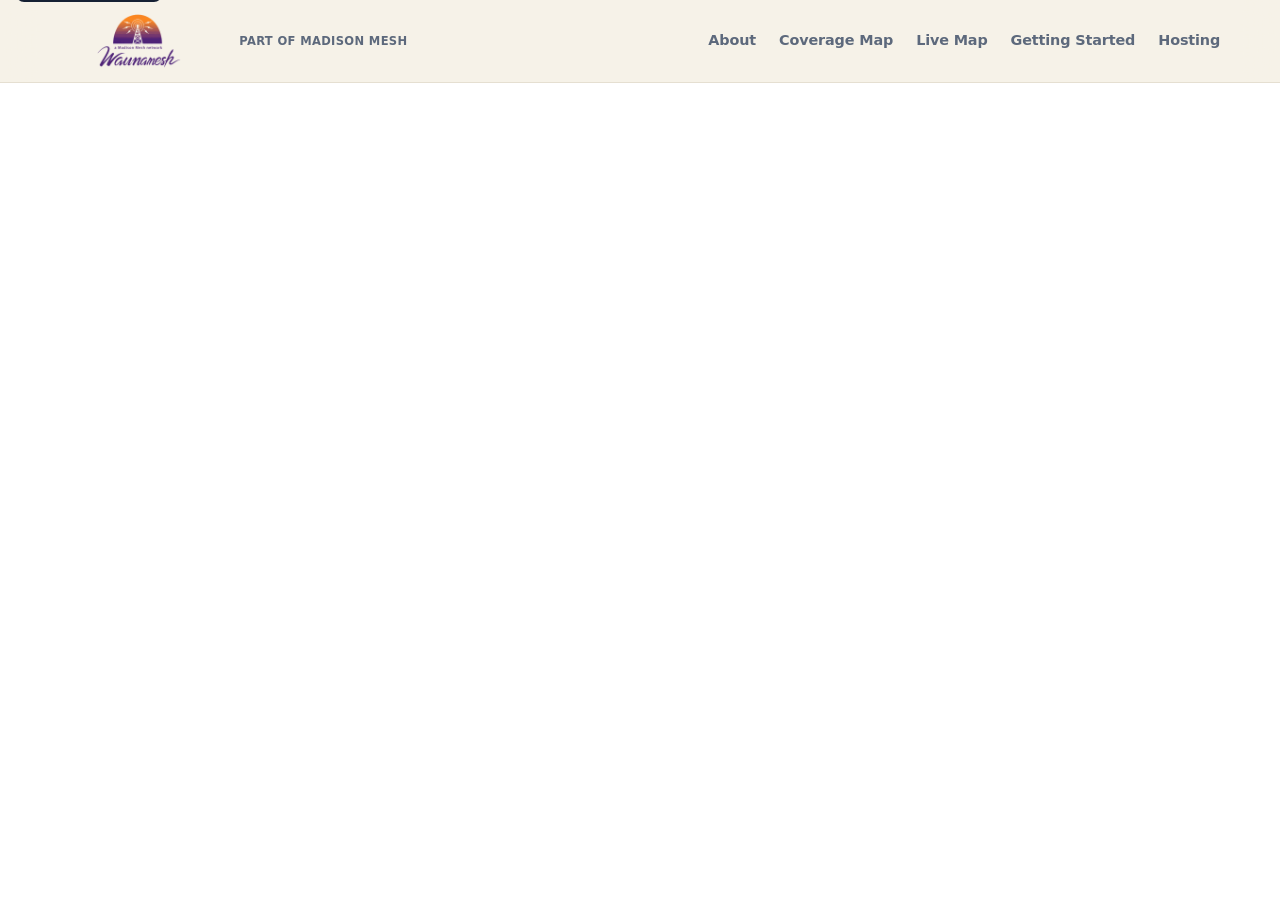
<file: live.html>
<!doctype html>
<html lang="en">
<head>
  <meta charset="utf-8">
  <meta name="viewport" content="width=device-width, initial-scale=1">
  <title>Live Map | MadisonMesh</title>
  <meta name="description" content="View the live MadisonMesh coverage map.">
  <link rel="icon" href="favicon.ico">
  <link rel="stylesheet" href="assets/css/styles.css">
  <style>
    .live-map-main {
      min-height: calc(100vh - 82px);
      min-height: calc(100dvh - 82px);
      background: #fff;
    }

    .live-map-frame {
      display: block;
      width: 100%;
      height: calc(100vh - 82px);
      height: calc(100dvh - 82px);
      border: 0;
      background: #fff;
    }

    @media (max-width: 720px) {
      .live-map-main {
        min-height: calc(100vh - 76px);
        min-height: calc(100dvh - 76px);
      }

      .live-map-frame {
        height: calc(100vh - 76px);
        height: calc(100dvh - 76px);
      }
    }
  </style>
</head>
<body>
  <a class="skip-link" href="#main">Skip to content</a>

  <header class="site-header" id="site-header">
    <div class="container nav-inner">
      <a class="brand" href="index.html#top" aria-label="WaunaMesh home">
        <img class="brand-logo" src="assets/img/waunamesh/waunamesh-logo-transparent.png" alt="WaunaMesh" width="356" height="228" decoding="async">
        <img class="brand-mark" src="assets/img/waunamesh/waunamesh-logo-icon.png" alt="" aria-hidden="true" width="108" height="108" decoding="async">
        <span class="brand-copy">
          <span class="brand-name">WaunaMesh</span>
          <span class="brand-subtitle">Part of Madison Mesh</span>
        </span>
      </a>

      <button class="nav-toggle" type="button" aria-label="Toggle navigation" aria-controls="main-navigation" aria-expanded="false">
        <svg width="22" height="22" viewBox="0 0 24 24" fill="none" xmlns="http://www.w3.org/2000/svg" aria-hidden="true">
          <path d="M4 7H20M4 12H20M4 17H20" stroke="currentColor" stroke-width="2" stroke-linecap="round"/>
        </svg>
      </button>

      <nav id="main-navigation" aria-label="Main navigation">
        <ul class="nav-links">
          <li><a href="index.html#what">About</a></li>
          <li><a href="index.html#where">Coverage Map</a></li>
          <li><a href="live.html">Live Map</a></li>
          <li><a href="getting-started.html">Getting Started</a></li>
          <li><a href="hosting.html">Hosting</a></li>
        </ul>
      </nav>
    </div>
  </header>

  <main id="main" class="live-map-main" aria-label="Live WaunaMesh map">
    <iframe class="live-map-frame" src="https://map.rflab.io/#/live" title="Live MadisonMesh map" loading="eager" referrerpolicy="no-referrer-when-downgrade" allowfullscreen></iframe>
  </main>

  <script src="assets/js/site.js" defer></script>
</body>
</html>
</file>
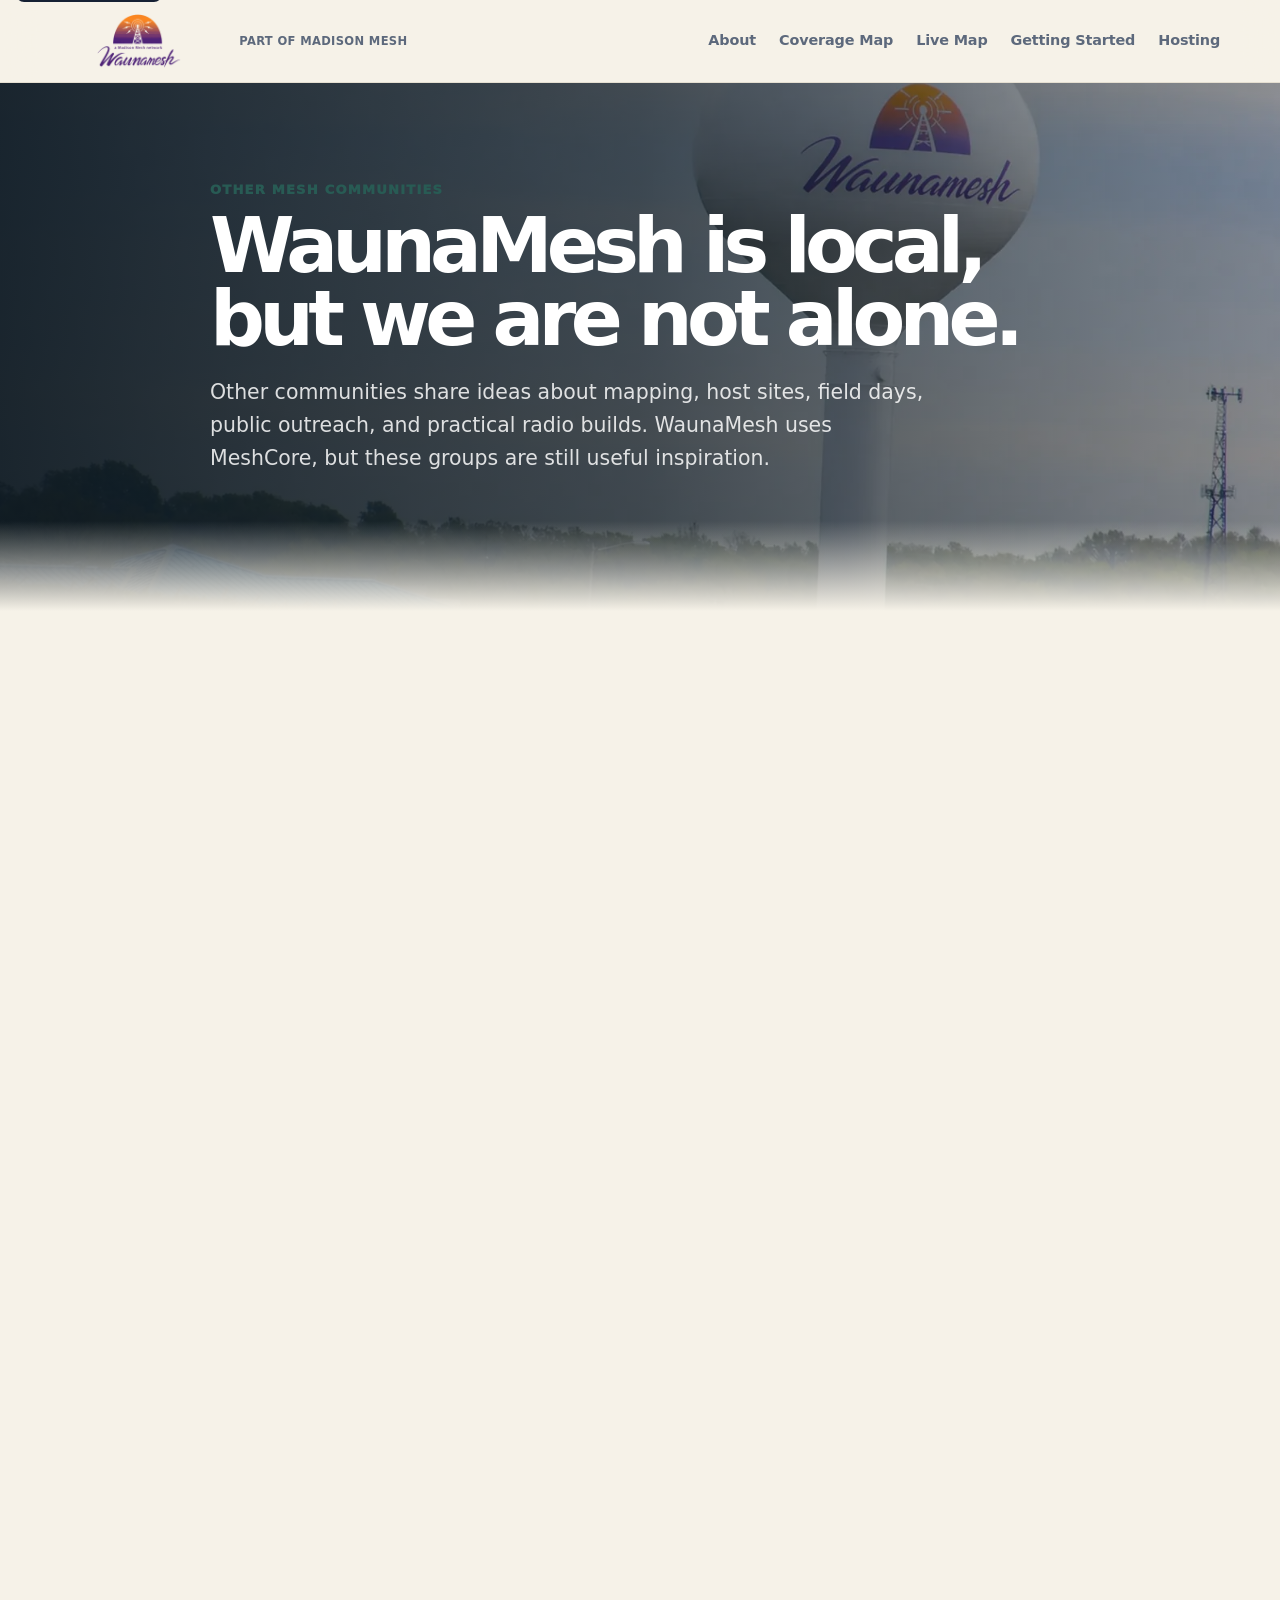
<file: other-meshes.html>
<!doctype html>
<html lang="en">
<head>
  <meta charset="utf-8">
  <meta name="viewport" content="width=device-width, initial-scale=1">
  <title>Other Mesh Communities | WaunaMesh</title>
  <meta name="description" content="Other mesh communities and resources that can inspire WaunaMesh.">
  <link rel="icon" href="favicon.ico">
  <link rel="preload" href="assets/img/waunamesh/waunakee-water-tower-1600.webp" as="image" type="image/webp" fetchpriority="high">
  <link rel="stylesheet" href="assets/css/styles.css">
</head>
<body>
  <a class="skip-link" href="#main">Skip to content</a>

  <header class="site-header" id="site-header">
    <div class="container nav-inner">
      <a class="brand" href="index.html#top" aria-label="WaunaMesh home">
        <img class="brand-logo" src="assets/img/waunamesh/waunamesh-logo-transparent.png" alt="WaunaMesh" width="356" height="228" decoding="async">
        <img class="brand-mark" src="assets/img/waunamesh/waunamesh-logo-icon.png" alt="" aria-hidden="true" width="108" height="108" decoding="async">
        <span class="brand-copy">
          <span class="brand-name">WaunaMesh</span>
          <span class="brand-subtitle">Part of Madison Mesh</span>
        </span>
      </a>

      <button class="nav-toggle" type="button" aria-label="Toggle navigation" aria-controls="main-navigation" aria-expanded="false">
        <svg width="22" height="22" viewBox="0 0 24 24" fill="none" xmlns="http://www.w3.org/2000/svg" aria-hidden="true">
          <path d="M4 7H20M4 12H20M4 17H20" stroke="currentColor" stroke-width="2" stroke-linecap="round"/>
        </svg>
      </button>

      <nav id="main-navigation" aria-label="Main navigation">
        <ul class="nav-links">
          <li><a href="index.html#what">About</a></li>
          <li><a href="index.html#where">Coverage Map</a></li>
          <li><a href="live.html">Live Map</a></li>
          <li><a href="getting-started.html">Getting Started</a></li>
          <li><a href="hosting.html">Hosting</a></li>
        </ul>
      </nav>
    </div>
  </header>

  <main id="main" class="page-main">
    <section class="page-hero compact-hero">
      <div class="container page-hero-inner">
        <p class="kicker">Other mesh communities</p>
        <h1>WaunaMesh is local, but we are not alone.</h1>
        <p>Other communities share ideas about mapping, host sites, field days, public outreach, and practical radio builds. WaunaMesh uses MeshCore, but these groups are still useful inspiration.</p>
      </div>
    </section>

    <section class="section page-content">
      <div class="container">
        <div class="card-grid three-card-grid">
          <article class="card card-highlight"><span class="card-badge">Parent community</span><h3><a href="https://madmesh.net/" target="_blank" rel="noopener noreferrer">Madison Mesh</a></h3><p>The regional community WaunaMesh links into. Start here for Madison-area Discord, mapping, and nearby help.</p></article>
          <article class="card card-highlight"><span class="card-badge">Official resource</span><h3><a href="https://meshcore.io/" target="_blank" rel="noopener noreferrer">MeshCore</a></h3><p>The official MeshCore website for downloads, supported hardware, the flasher, docs, and current project links.</p></article>
          <article class="card card-highlight"><span class="card-badge">State network</span><h3><a href="https://meshconsin.org/" target="_blank" rel="noopener noreferrer">Meshconsin</a></h3><p>A Wisconsin coordination hub and a useful place to understand mesh activity beyond Madison.</p></article>
        </div>

        <section class="section inner-section">
          <div class="section-header">
            <p class="kicker">Midwest examples</p>
            <h2>Nearby communities to learn from.</h2>
          </div>
          <div class="mesh-table-wrap">
            <table class="mesh-table">
              <thead><tr><th>Community</th><th>Location</th><th>Why it is useful</th></tr></thead>
              <tbody>
                <tr><td><a href="https://chicagolandmesh.org/" target="_blank" rel="noopener noreferrer">Chicagoland Mesh</a></td><td>Chicago, Illinois</td><td>Large Midwest community with practical organization and guide ideas.</td></tr>
                <tr><td><a href="https://iowamesh.net/" target="_blank" rel="noopener noreferrer">Iowa Mesh</a></td><td>Iowa</td><td>Statewide community and regional neighbor.</td></tr>
                <tr><td><a href="https://michmesh.com/" target="_blank" rel="noopener noreferrer">Michigan Mesh</a></td><td>Michigan</td><td>Useful for comparing city and statewide growth patterns.</td></tr>
                <tr><td><a href="https://mspmesh.org/" target="_blank" rel="noopener noreferrer">MSPMesh</a></td><td>Minnesota</td><td>Twin Cities area community with similar upper Midwest conditions.</td></tr>
                <tr><td><a href="https://hoosiermesh.org/" target="_blank" rel="noopener noreferrer">Hoosier Mesh</a></td><td>Indiana</td><td>Another Midwest community-powered network.</td></tr>
              </tbody>
            </table>
          </div>
        </section>

        <section class="section inner-section">
          <div class="section-header">
            <p class="kicker">Other useful examples</p>
            <h2>Good sites for inspiration.</h2>
            <p>These are useful for seeing how other regions explain hosting, maps, events, and community onboarding.</p>
          </div>
          <div class="card-grid">
            <article class="card"><h3><a href="https://www.austinmesh.org/" target="_blank" rel="noopener noreferrer">Austin Mesh</a></h3><p>Strong public-facing explanations and approachable onboarding.</p></article>
            <article class="card"><h3><a href="https://pugetmesh.org/" target="_blank" rel="noopener noreferrer">Puget Mesh</a></h3><p>Large community with helpful resources and mapping ideas.</p></article>
            <article class="card"><h3><a href="https://denvermesh.org/" target="_blank" rel="noopener noreferrer">Denver Mesh</a></h3><p>Another example of regional mesh organizing.</p></article>
            <article class="card"><h3><a href="https://meshoregon.com/" target="_blank" rel="noopener noreferrer">Mesh Oregon</a></h3><p>Good inspiration for statewide and regional coordination.</p></article>
          </div>
        </section>
      </div>
    </section>
  </main>

  <footer class="site-footer">
    <div class="footer-inner">
      <div class="footer-brand">
        <div class="footer-brand-logo">
          <img src="assets/img/madmesh/logo.png" alt="Madison Mesh logo" width="36" height="36" loading="lazy" decoding="async">
          <h3>Madison Mesh</h3>
        </div>
        <p>Building a community-owned mesh radio<br>network in Madison, Wisconsin.</p>
        <p>WaunaMesh is the Waunakee-area extension of the Madison Mesh community.</p>

        <div class="footer-socials">
          <a href="https://discord.gg/fd3JUZc2CN" target="_blank" rel="noopener noreferrer" aria-label="Join Madison Mesh on Discord">
            <svg xmlns="http://www.w3.org/2000/svg" viewBox="0 0 127.14 96.36" aria-hidden="true">
              <path fill="currentColor" d="M107.7 8.07A105.15 105.15 0 0 0 81.47 0a72.06 72.06 0 0 0-3.36 6.83 97.68 97.68 0 0 0-29.11 0A72.37 72.37 0 0 0 45.64 0a105.89 105.89 0 0 0-26.25 8.09C2.79 32.65-1.71 56.6.54 80.21a105.73 105.73 0 0 0 32.17 16.15 77.7 77.7 0 0 0 6.89-11.11 68.42 68.42 0 0 1-10.85-5.18c.91-.66 1.8-1.34 2.66-2a75.57 75.57 0 0 0 64.32 0c.87.71 1.76 1.39 2.66 2a68.68 68.68 0 0 1-10.87 5.19 77 77 0 0 0 6.89 11.1 105.25 105.25 0 0 0 32.19-16.14c2.64-27.38-4.51-51.11-18.9-72.15ZM42.45 65.69C36.18 65.69 31 60 31 53s5-12.74 11.43-12.74S54 46 53.89 53s-5.05 12.69-11.44 12.69Zm42.24 0C78.41 65.69 73.25 60 73.25 53s5-12.74 11.44-12.74S96.23 46 96.12 53s-5.04 12.69-11.43 12.69Z"></path>
            </svg>
          </a>
          <a href="https://github.com/thatdecade/waunamesh.net" target="_blank" rel="noopener noreferrer" aria-label="WaunaMesh on GitHub">
            <svg xmlns="http://www.w3.org/2000/svg" viewBox="0 0 1024 1024" fill="none" aria-hidden="true">
              <path fill-rule="evenodd" clip-rule="evenodd" d="M512 0C229.25 0 0 229.25 0 512c0 226.25 146.69 418.03 350.16 485.75 25.59 4.72 34.97-11.11 34.97-24.69 0-12.19-.47-52.5-.72-95.28-142.41 30.94-172.47-60.41-172.47-60.41-23.28-59.16-56.84-74.91-56.84-74.91-46.47-31.78 3.53-31.13 3.53-31.13 51.41 3.63 78.47 52.78 78.47 52.78 45.66 78.22 119.78 55.63 148.97 42.53 4.59-33.06 17.84-55.63 32.47-68.41-113.69-12.94-233.22-56.84-233.22-253.03 0-55.91 20-101.63 52.75-137.47-5.28-12.97-22.84-65.06 5.03-135.66 0 0 43-13.78 140.84 52.5 40.84-11.34 84.63-17.03 128.19-17.22 43.5.19 87.34 5.88 128.25 17.22 97.72-66.28 140.62-52.5 140.62-52.5 27.94 70.59 10.38 122.69 5.09 135.66 32.84 35.84 52.69 81.56 52.69 137.47 0 196.69-119.75 239.94-233.75 252.62 18.34 15.84 34.72 47.03 34.72 94.78 0 68.44-.62 123.59-.62 140.44 0 13.72 9.22 29.72 35.22 24.66C877.44 929.84 1024 738.16 1024 512 1024 229.25 794.75 0 512 0Z" fill="currentColor"></path>
            </svg>
          </a>
        </div>
      </div>

      <div class="footer-ffa">
        <div class="footer-nav">
          <h4>Get Involved</h4>
          <ul class="larger-bottom">
            <li><a href="getting-started.html">Getting Started</a></li>
            <li><a href="hosting.html">Host a Node</a></li>
          </ul>
        </div>

        <div class="footer-nav">
          <h4>Resources</h4>
          <ul>
            <li><a href="https://meshcore.io/" target="_blank" rel="noopener noreferrer">MeshCore <span aria-hidden="true">&nearr;</span></a></li>
            <li><a href="https://flasher.meshcore.io/" target="_blank" rel="noopener noreferrer">MeshCore Flasher <span aria-hidden="true">&nearr;</span></a></li>
            <li><a href="https://msn.meshmapper.net/" target="_blank" rel="noopener noreferrer">MeshMapper <span aria-hidden="true">&nearr;</span></a></li>
          </ul>
        </div>

        <div class="footer-nav">
          <h4>Explore</h4>
          <ul>
            <li><a href="https://madmesh.net/" target="_blank" rel="noopener noreferrer">Madison Mesh <span aria-hidden="true">&nearr;</span></a></li>
            <li><a href="https://meshconsin.org/" target="_blank" rel="noopener noreferrer">Meshconsin <span aria-hidden="true">&nearr;</span></a></li>
            <li><a href="other-meshes.html">Other Meshes</a></li>
          </ul>
        </div>
      </div>
    </div>

    <div class="footer-bottom">
      Website content licensed under
      <a href="https://creativecommons.org/licenses/by-sa/4.0/" target="_blank" rel="noopener noreferrer">CC BY-SA 4.0</a>.
      Adapted from
      <a href="https://madmesh.net/" target="_blank" rel="noopener noreferrer">Madison Mesh</a>.
      Hosted by
      <a href="https://westaby.net/" target="_blank" rel="noopener noreferrer">Dustin Westaby</a>.
    </div>
  </footer>

  <script src="assets/js/site.js" defer></script>
</body>
</html>
</file>
<file: assets/css/styles.css>
:root {
  --bg: #f6f2e8;
  --bg-soft: #fff8ea;
  --card: #ffffff;
  --ink: #152033;
  --muted: #5d697c;
  --primary: #285b54;
  --primary-dark: #163a35;
  --accent: #ffb000;
  --accent-soft: #fff0c8;
  --border: #e3dccd;
  --footer-bg: #161b26;
  --footer-ink: #eef2f6;
  --footer-muted: #b6c0cf;
  --shadow: 0 24px 70px rgba(16, 30, 54, 0.13);
  --radius: 24px;
  --max: 1180px;
}

* {
  box-sizing: border-box;
}

html {
  scroll-behavior: smooth;
}

@media (prefers-reduced-motion: reduce) {
  html {
    scroll-behavior: auto;
  }
}

body {
  margin: 0;
  font-family: Inter, ui-sans-serif, system-ui, -apple-system, BlinkMacSystemFont, "Segoe UI", sans-serif;
  background: var(--bg);
  color: var(--ink);
  line-height: 1.6;
}

img {
  max-width: 100%;
  height: auto;
  display: block;
}

a {
  color: inherit;
}

.skip-link {
  position: absolute;
  top: -40px;
  left: 16px;
  z-index: 1000;
  background: var(--ink);
  color: #fff;
  padding: 0.5rem 0.75rem;
  border-radius: 8px;
}

.skip-link:focus {
  top: 16px;
}

.container {
  max-width: var(--max);
  width: min(calc(100% - 32px), var(--max));
  margin-inline: auto;
}

.site-header {
  position: sticky;
  top: 0;
  z-index: 20;
  background: rgba(246, 242, 232, 0.92);
  backdrop-filter: blur(18px);
  border-bottom: 1px solid rgba(227, 220, 205, 0.84);
}

.nav-inner {
  min-height: 82px;
  display: flex;
  align-items: center;
  justify-content: space-between;
  gap: 1rem;
}

.brand {
  display: inline-flex;
  align-items: center;
  gap: 0.7rem;
  text-decoration: none;
  min-width: 0;
}

.brand-logo {
  width: 178px;
  height: auto;
  max-height: 54px;
  object-fit: contain;
  flex: 0 0 auto;
}

.brand-mark {
  display: none;
  width: 54px;
  height: 54px;
  object-fit: contain;
  flex: 0 0 auto;
}

.brand-copy {
  display: flex;
  flex-direction: column;
  justify-content: center;
  gap: 0.12rem;
}

.brand-name {
  display: none;
  color: var(--primary-dark);
  font-weight: 950;
  letter-spacing: -0.05em;
  font-size: 1.08rem;
  line-height: 1;
}

.brand-subtitle {
  display: block;
  color: var(--muted);
  font-size: 0.72rem;
  font-weight: 800;
  letter-spacing: 0.03em;
  text-transform: uppercase;
  white-space: nowrap;
}

.nav-links {
  display: flex;
  align-items: center;
  gap: 0.2rem;
  list-style: none;
  margin: 0;
  padding: 0;
}

.nav-links a {
  display: inline-flex;
  align-items: center;
  min-height: 40px;
  padding: 0.35rem 0.62rem;
  color: var(--muted);
  text-decoration: none;
  border-radius: 999px;
  font-weight: 820;
  font-size: 0.9rem;
  letter-spacing: -0.01em;
}

.nav-links a:hover,
.nav-links a:focus-visible {
  color: var(--ink);
  background: #fff;
  outline: none;
}

.nav-toggle {
  display: none;
  border: 0;
  border-radius: 12px;
  background: var(--primary);
  color: #fff;
  width: 44px;
  height: 44px;
}

.hero {
  position: relative;
  min-height: 720px;
  display: grid;
  align-items: center;
  overflow: hidden;
  color: #fff;
  background: var(--primary-dark);
}

.hero::before {
  content: "";
  position: absolute;
  inset: 0;
  background:
    linear-gradient(90deg, rgba(12, 24, 33, 0.92) 0%, rgba(12, 24, 33, 0.74) 45%, rgba(12, 24, 33, 0.22) 100%),
    url("../img/waunamesh/waunakee-water-tower.jpg") center / cover no-repeat;
  background-image:
    linear-gradient(90deg, rgba(12, 24, 33, 0.92) 0%, rgba(12, 24, 33, 0.74) 45%, rgba(12, 24, 33, 0.22) 100%),
    image-set(
      url("../img/waunamesh/waunakee-water-tower-1600.webp") type("image/webp"),
      url("../img/waunamesh/waunakee-water-tower.jpg") type("image/jpeg")
    );
  background-position: center;
  background-size: cover;
  background-repeat: no-repeat;
  transform: scale(1.01);
}

.hero::after {
  content: "";
  position: absolute;
  inset: auto 0 0;
  height: 190px;
  background: linear-gradient(180deg, rgba(246, 242, 232, 0), var(--bg));
}

.hero-content {
  position: relative;
  z-index: 2;
  max-width: 780px;
  padding: 120px 0 160px;
}

.eyebrow {
  display: inline-flex;
  align-items: center;
  gap: 0.45rem;
  margin-bottom: 1rem;
  color: #231a07;
  background: var(--accent);
  border-radius: 999px;
  padding: 0.35rem 0.8rem;
  font-weight: 900;
  text-transform: uppercase;
  font-size: 0.78rem;
  letter-spacing: 0.08em;
}

.hero h1 {
  margin: 0;
  font-size: clamp(3.1rem, 8vw, 6.6rem);
  line-height: 0.92;
  letter-spacing: -0.08em;
}

.hero p {
  margin: 1.5rem 0 0;
  max-width: 660px;
  color: rgba(255, 255, 255, 0.84);
  font-size: clamp(1.05rem, 2vw, 1.35rem);
}

.hero-actions,
.section-actions {
  display: flex;
  flex-wrap: wrap;
  gap: 0.8rem;
  margin-top: 2rem;
}

.btn {
  display: inline-flex;
  align-items: center;
  justify-content: center;
  gap: 0.5rem;
  min-height: 50px;
  border-radius: 999px;
  padding: 0.8rem 1.15rem;
  text-decoration: none;
  font-weight: 900;
  border: 1px solid transparent;
}

.btn-primary {
  background: var(--accent);
  color: #241904;
  box-shadow: 0 12px 34px rgba(255, 176, 0, 0.24);
}

.btn-primary:hover,
.btn-primary:focus-visible {
  background: #ffc247;
  outline: none;
}

.btn-outline {
  color: #fff;
  border-color: rgba(255, 255, 255, 0.32);
  background: rgba(255, 255, 255, 0.08);
}

.btn-outline:hover,
.btn-outline:focus-visible {
  background: rgba(255, 255, 255, 0.17);
  outline: none;
}

main {
  position: relative;
  z-index: 3;
}

.section {
  padding: 88px 0;
}

@supports (content-visibility: auto) {
  .section,
  .site-footer {
    content-visibility: auto;
    contain-intrinsic-size: 1px 700px;
  }
}

.section.tight {
  padding-top: 42px;
}

.section-header {
  max-width: 760px;
  margin-bottom: 2.25rem;
}

.kicker {
  margin: 0 0 0.6rem;
  color: var(--primary);
  font-size: 0.82rem;
  font-weight: 950;
  text-transform: uppercase;
  letter-spacing: 0.09em;
}

h2 {
  margin: 0;
  font-size: clamp(2.15rem, 4.4vw, 4.2rem);
  line-height: 0.98;
  letter-spacing: -0.07em;
}

h3 {
  margin: 0 0 0.55rem;
  font-size: 1.3rem;
  line-height: 1.15;
  letter-spacing: -0.04em;
}

.section-header p,
.card p,
.feature-text p,
.step p,
.faq p,
.callout p {
  color: var(--muted);
}

.grid-2 {
  display: grid;
  grid-template-columns: minmax(0, 1fr) minmax(0, 0.95fr);
  gap: clamp(2rem, 5vw, 4.5rem);
  align-items: center;
}

.feature-image {
  position: relative;
}

.image-card {
  border-radius: var(--radius);
  overflow: hidden;
  box-shadow: var(--shadow);
  background: #fff;
}

.image-card img {
  width: 100%;
  aspect-ratio: 4 / 3;
  object-fit: cover;
}

.image-caption {
  padding: 0.9rem 1rem;
  color: var(--muted);
  font-size: 0.9rem;
}

.stat-stack {
  display: grid;
  grid-template-columns: repeat(3, 1fr);
  gap: 1rem;
  margin-top: 1.5rem;
}

.stat {
  padding: 1.1rem;
  border-radius: 20px;
  background: #fff;
  box-shadow: 0 14px 35px rgba(16, 30, 54, 0.08);
}

.stat strong {
  display: block;
  color: var(--primary);
  font-size: 1.9rem;
  line-height: 1;
  letter-spacing: -0.05em;
}

.stat span {
  display: block;
  margin-top: 0.45rem;
  color: var(--muted);
  font-size: 0.88rem;
  font-weight: 750;
}

.card-grid {
  display: grid;
  grid-template-columns: repeat(4, minmax(0, 1fr));
  gap: 1rem;
}

.card {
  min-height: 100%;
  background: var(--card);
  border: 1px solid var(--border);
  border-radius: 24px;
  padding: 1.35rem;
  box-shadow: 0 20px 46px rgba(16, 30, 54, 0.07);
}

.card-icon {
  width: 54px;
  height: 54px;
  border-radius: 18px;
  display: grid;
  place-items: center;
  background: var(--accent-soft);
  margin-bottom: 1rem;
}

.card-icon img {
  width: 27px;
  height: 27px;
  object-fit: contain;
}

.steps {
  display: grid;
  grid-template-columns: repeat(4, minmax(0, 1fr));
  gap: 1rem;
  counter-reset: steps;
}

.step {
  position: relative;
  padding: 1.4rem;
  background: #fff;
  border: 1px solid var(--border);
  border-radius: 24px;
  counter-increment: steps;
  box-shadow: 0 18px 45px rgba(16, 30, 54, 0.06);
}

.step::before {
  content: counter(steps, decimal-leading-zero);
  display: inline-grid;
  place-items: center;
  width: 44px;
  height: 44px;
  margin-bottom: 1rem;
  border-radius: 15px;
  background: var(--primary);
  color: #fff;
  font-weight: 950;
}

.map-panel {
  display: grid;
  grid-template-columns: 0.95fr 1.05fr;
  gap: 1rem;
  background: var(--primary-dark);
  color: #fff;
  border-radius: 32px;
  padding: clamp(1rem, 2vw, 1.4rem);
  box-shadow: var(--shadow);
  overflow: hidden;
}

.map-panel .copy {
  padding: clamp(1.1rem, 3vw, 2rem);
}

.map-panel p {
  color: rgba(255, 255, 255, 0.76);
}

.map-panel a:not(.pill-link) {
  color: #fff;
  font-weight: 850;
}

.map-embed {
  min-height: 420px;
  border: 0;
  width: 100%;
  border-radius: 22px;
  background: #0f1724;
}

.gallery {
  display: grid;
  grid-template-columns: repeat(3, minmax(0, 1fr));
  gap: 1rem;
}

.gallery figure {
  margin: 0;
  border-radius: 24px;
  background: #fff;
  overflow: hidden;
  box-shadow: 0 16px 40px rgba(16, 30, 54, 0.08);
}

.gallery img {
  width: 100%;
  aspect-ratio: 1.1 / 1;
  object-fit: cover;
}

.gallery figcaption {
  padding: 0.9rem 1rem;
  color: var(--muted);
  font-size: 0.9rem;
}

.callout {
  position: relative;
  overflow: hidden;
  display: grid;
  grid-template-columns: 1fr auto;
  align-items: center;
  gap: 1.5rem;
  background: #fff;
  border: 1px solid var(--border);
  border-radius: 32px;
  padding: clamp(1.4rem, 4vw, 2.4rem);
  box-shadow: var(--shadow);
}

.callout::after {
  content: "";
  position: absolute;
  inset: auto -40px -60px auto;
  width: 240px;
  height: 240px;
  background: radial-gradient(circle, rgba(255, 176, 0, 0.32), rgba(255, 176, 0, 0) 68%);
  opacity: 0.8;
  pointer-events: none;
}

.callout > * {
  position: relative;
  z-index: 2;
}

.sponsor-panel {
  position: relative;
  overflow: hidden;
  background: var(--bg-soft);
  border: 1px solid var(--border);
  border-radius: 32px;
  padding: clamp(1.5rem, 4vw, 3rem);
  box-shadow: var(--shadow);
}

.sponsor-panel::before,
.sponsor-panel::after {
  content: "";
  position: absolute;
  width: 220px;
  height: 220px;
  border-radius: 999px;
  background: radial-gradient(circle, rgba(255, 176, 0, 0.28), rgba(255, 176, 0, 0) 68%);
  pointer-events: none;
}

.sponsor-panel::before {
  top: -80px;
  left: -70px;
}

.sponsor-panel::after {
  right: -80px;
  bottom: -90px;
}

.sponsor-panel > * {
  position: relative;
  z-index: 2;
}

.sponsor-header {
  max-width: 840px;
  margin-inline: auto;
  margin-bottom: 2rem;
  text-align: center;
}

.sponsor-header p:not(.kicker) {
  margin-inline: auto;
  max-width: 690px;
}

.sponsor-grid {
  display: grid;
  grid-template-columns: repeat(3, minmax(0, 1fr));
  align-items: stretch;
  gap: 1rem;
}

.sponsor-card {
  position: relative;
  min-height: 190px;
  display: flex;
  flex-direction: column;
  justify-content: center;
  align-items: center;
  text-align: center;
  background: #fff;
  border: 1px solid var(--border);
  border-radius: 24px;
  padding: 1.45rem;
  box-shadow: 0 18px 45px rgba(16, 30, 54, 0.06);
  color: var(--ink);
  text-decoration: none;
  transition: transform 160ms ease, border-color 160ms ease, box-shadow 160ms ease;
}

.sponsor-card:hover,
.sponsor-card:focus-visible {
  transform: translateY(-3px);
  border-color: var(--primary);
  box-shadow: 0 22px 55px rgba(16, 30, 54, 0.12);
  outline: none;
}

.sponsor-card:focus-visible {
  box-shadow: 0 0 0 4px rgba(255, 176, 0, 0.36), 0 22px 55px rgba(16, 30, 54, 0.12);
}

.sponsor-card::before {
  content: "";
  position: absolute;
  inset: 0 0 auto;
  height: 6px;
  background: linear-gradient(90deg, var(--primary), var(--accent));
  border-radius: 24px 24px 0 0;
}

.sponsor-label {
  display: inline-flex;
  align-items: center;
  justify-content: center;
  min-height: 30px;
  padding: 0.25rem 0.75rem;
  border-radius: 999px;
  background: var(--accent-soft);
  color: var(--primary-dark);
  font-size: 0.72rem;
  font-weight: 950;
  letter-spacing: 0.08em;
  text-transform: uppercase;
}

.sponsor-card h3 {
  margin: 0.85rem 0 0.35rem;
  color: var(--ink);
}

.sponsor-card p {
  margin: 0;
  color: var(--muted);
  font-weight: 750;
}

.faq-grid {
  display: grid;
  grid-template-columns: repeat(2, minmax(0, 1fr));
  gap: 1rem;
}

.faq {
  background: #fff;
  border: 1px solid var(--border);
  border-radius: 24px;
  padding: 1.35rem;
}

.link-list {
  display: flex;
  flex-wrap: wrap;
  gap: 0.7rem;
  margin-top: 1.3rem;
}

.pill-link {
  display: inline-flex;
  align-items: center;
  gap: 0.45rem;
  padding: 0.65rem 0.85rem;
  border-radius: 999px;
  background: #fff;
  border: 1px solid var(--border);
  text-decoration: none;
  font-weight: 850;
  color: var(--primary-dark);
}

.pill-link:hover,
.pill-link:focus-visible {
  border-color: var(--primary);
  outline: none;
}

.map-panel a.pill-link {
  color: var(--primary-dark) !important;
  background: #fff;
  border-color: rgba(255, 255, 255, 0.22);
}

.map-panel a.pill-link:hover,
.map-panel a.pill-link:focus-visible {
  color: var(--primary-dark) !important;
  background: var(--accent-soft);
  border-color: var(--accent-soft);
}

.section-actions .btn-outline {
  color: var(--primary-dark);
  border-color: var(--border);
  background: #fff;
}

.section-actions .btn-outline:hover,
.section-actions .btn-outline:focus-visible {
  color: var(--primary-dark);
  background: var(--accent-soft);
}

.site-footer {
  position: relative;
  color: var(--footer-ink);
  background: var(--footer-bg);
  overflow: hidden;
}

.site-footer::before {
  content: "";
  position: absolute;
  right: -80px;
  bottom: -100px;
  width: 360px;
  height: 360px;
  background: radial-gradient(circle, rgba(255, 176, 0, 0.28), rgba(255, 176, 0, 0) 68%);
  opacity: 0.65;
}

.footer-inner {
  position: relative;
  z-index: 2;
  max-width: var(--max);
  width: min(calc(100% - 32px), var(--max));
  margin: 0 auto;
  padding: 64px 0 40px;
  display: grid;
  grid-template-columns: 1.05fr 1.6fr;
  gap: 2rem;
}

.footer-brand-logo {
  display: flex;
  align-items: center;
  gap: 0.5rem;
  margin-bottom: 0.5rem;
}

.footer-brand-logo img {
  width: 36px;
  height: 36px;
  border-radius: 4px;
}

.footer-brand h3 {
  margin: 0;
  color: #fff;
  letter-spacing: -0.04em;
}

.footer-brand p,
.footer-bottom {
  color: var(--footer-muted);
}

.footer-socials {
  display: flex;
  align-items: center;
  gap: 0.85rem;
  margin-top: 0.6rem;
}

.footer-socials a {
  display: inline-flex;
  width: 28px;
  height: 28px;
  align-items: center;
  justify-content: center;
  color: var(--footer-muted);
}

.footer-socials a:hover,
.footer-socials a:focus-visible {
  color: #fff;
  outline: none;
}

.footer-socials svg {
  width: 24px;
  height: 24px;
}

.footer-ffa {
  display: grid;
  grid-template-columns: repeat(3, minmax(0, 1fr));
  gap: 1.5rem;
}

.footer-nav h4 {
  margin: 0 0 0.7rem;
  color: #fff;
  font-size: 1rem;
}

.footer-nav ul {
  list-style: none;
  margin: 0;
  padding: 0;
}

.footer-nav ul.larger-bottom {
  margin-bottom: 1.25rem;
}

.footer-nav li + li {
  margin-top: 0.45rem;
}

.footer-nav a,
.footer-bottom a {
  color: var(--footer-muted);
  text-decoration: none;
}

.footer-nav a:hover,
.footer-bottom a:hover,
.footer-nav a:focus-visible,
.footer-bottom a:focus-visible {
  color: #fff;
  text-decoration: underline;
  outline: none;
}

.footer-bottom {
  position: relative;
  z-index: 2;
  max-width: var(--max);
  width: min(calc(100% - 32px), var(--max));
  margin: 0 auto;
  padding: 1.2rem 0 2rem;
  border-top: 1px solid rgba(255, 255, 255, 0.12);
  font-size: 0.9rem;
}

@media (max-width: 980px) {
  .nav-toggle {
    display: inline-grid;
    place-items: center;
  }

  .nav-links {
    position: absolute;
    left: 16px;
    right: 16px;
    top: 86px;
    display: none;
    flex-direction: column;
    align-items: stretch;
    gap: 0.2rem;
    padding: 0.75rem;
    border-radius: 20px;
    background: #fff;
    box-shadow: var(--shadow);
  }

  .site-header.is-open .nav-links {
    display: flex;
  }

  .nav-links a {
    border-radius: 14px;
  }

  .brand {
    gap: 0.55rem;
  }

  .brand-logo {
    width: 162px;
    max-height: 50px;
  }

  .brand-subtitle {
    font-size: 0.66rem;
  }

  .grid-2,
  .map-panel,
  .footer-inner,
  .callout {
    grid-template-columns: 1fr;
  }

  .card-grid,
  .steps,
  .sponsor-grid {
    grid-template-columns: repeat(2, minmax(0, 1fr));
  }
}

@media (max-width: 720px) {
  .nav-inner {
    min-height: 76px;
  }

  .brand {
    gap: 0.55rem;
  }

  .brand-logo {
    display: none;
  }

  .brand-mark {
    display: block;
  }

  .brand-name {
    display: block;
  }

  .brand-subtitle {
    font-size: 0.62rem;
  }

  .hero {
    min-height: 650px;
  }

  .hero-content {
    padding: 86px 0 126px;
  }

  .card-grid,
  .steps,
  .gallery,
  .faq-grid,
  .sponsor-grid,
  .footer-ffa {
    grid-template-columns: 1fr;
  }

  .section {
    padding: 62px 0;
  }

  .map-embed {
    min-height: 330px;
  }
}

/* Interior pages */
.page-main {
  position: relative;
  z-index: 3;
}

.page-hero {
  position: relative;
  overflow: hidden;
  color: #fff;
  background: var(--primary-dark);
}

.page-hero::before {
  content: "";
  position: absolute;
  inset: 0;
  background:
    linear-gradient(90deg, rgba(12, 24, 33, 0.92) 0%, rgba(12, 24, 33, 0.72) 50%, rgba(12, 24, 33, 0.32) 100%),
    url("../img/waunamesh/waunakee-water-tower.jpg") center / cover no-repeat;
  background-image:
    linear-gradient(90deg, rgba(12, 24, 33, 0.92) 0%, rgba(12, 24, 33, 0.72) 50%, rgba(12, 24, 33, 0.32) 100%),
    image-set(
      url("../img/waunamesh/waunakee-water-tower-1600.webp") type("image/webp"),
      url("../img/waunamesh/waunakee-water-tower.jpg") type("image/jpeg")
    );
  background-position: center;
  background-size: cover;
  background-repeat: no-repeat;
  transform: scale(1.01);
}

.page-hero::after {
  content: "";
  position: absolute;
  inset: auto 0 0;
  height: 90px;
  background: linear-gradient(180deg, rgba(246, 242, 232, 0), var(--bg));
}

.page-hero-inner {
  position: relative;
  z-index: 2;
  padding: 110px 0 130px;
  max-width: 860px;
}

.compact-hero .page-hero-inner {
  padding-top: 96px;
  padding-bottom: 116px;
}

.page-hero h1 {
  margin: 0;
  font-size: clamp(2.8rem, 6vw, 5.4rem);
  line-height: 0.95;
  letter-spacing: -0.075em;
}

.page-hero p:not(.kicker) {
  max-width: 720px;
  color: rgba(255, 255, 255, 0.84);
  font-size: clamp(1.05rem, 2vw, 1.28rem);
}

.narrow {
  max-width: 940px;
}

.align-start {
  align-items: start;
}

.inner-section {
  padding-top: 58px;
  padding-bottom: 0;
}

.guide-step {
  display: grid;
  grid-template-columns: 58px minmax(0, 1fr);
  gap: 1.2rem;
  padding: 1.6rem;
  margin-bottom: 1rem;
  background: #fff;
  border: 1px solid var(--border);
  border-radius: 28px;
  box-shadow: 0 18px 45px rgba(16, 30, 54, 0.06);
}

.guide-step h2 {
  font-size: clamp(1.75rem, 3vw, 2.8rem);
  letter-spacing: -0.06em;
}

.guide-step p {
  color: var(--muted);
}

.step-badge {
  display: inline-grid;
  place-items: center;
  width: 48px;
  height: 48px;
  border-radius: 16px;
  background: var(--primary);
  color: #fff;
  font-weight: 950;
}

.final-step {
  background: var(--bg-soft);
}

.on-light .pill-link,
.card .pill-link {
  background: var(--primary-dark);
  color: #fff;
  border-color: var(--primary-dark);
}

.on-light .pill-link:hover,
.on-light .pill-link:focus-visible,
.card .pill-link:hover,
.card .pill-link:focus-visible {
  background: var(--primary);
  color: #fff;
}

.note-box {
  margin-top: 1rem;
  padding: 1rem 1.1rem;
  border-radius: 18px;
  background: var(--accent-soft);
  color: var(--primary-dark) !important;
  font-weight: 750;
}

.app-grid {
  display: grid;
  grid-template-columns: repeat(3, minmax(0, 1fr));
  gap: 0.9rem;
  margin-top: 1.1rem;
}

.app-link {
  display: flex;
  align-items: center;
  gap: 0.9rem;
  min-height: 86px;
  padding: 1rem;
  border-radius: 22px;
  background: var(--primary-dark);
  color: #fff;
  text-decoration: none;
}

.app-link:hover,
.app-link:focus-visible {
  background: var(--primary);
  outline: none;
}

.app-link img {
  width: 42px;
  height: 42px;
  object-fit: contain;
  flex: 0 0 auto;
}

.app-link strong,
.app-link small {
  display: block;
}

.app-link small {
  color: rgba(255, 255, 255, 0.72);
}

.text-icon {
  display: inline-grid;
  place-items: center;
  width: 42px;
  height: 42px;
  border-radius: 14px;
  background: var(--accent);
  color: #241904;
  font-weight: 950;
}

.plain-steps {
  color: var(--muted);
  padding-left: 1.35rem;
}

.plain-steps li + li {
  margin-top: 0.75rem;
}

.three-card-grid {
  grid-template-columns: repeat(3, minmax(0, 1fr));
}

.check-list {
  color: var(--muted);
  padding-left: 1.2rem;
  margin-bottom: 0;
}

.check-list li + li {
  margin-top: 0.55rem;
}

.faq-list {
  background: #fff;
  border: 1px solid var(--border);
  border-radius: 28px;
  overflow: hidden;
  box-shadow: 0 18px 45px rgba(16, 30, 54, 0.06);
}

.faq-item {
  padding: 1.3rem 1.5rem;
  border-bottom: 1px solid var(--border);
}

.faq-item:last-child {
  border-bottom: 0;
}

.faq-item h3 {
  color: var(--primary-dark);
}

.faq-item p {
  margin-bottom: 0;
  color: var(--muted);
}

.card-highlight {
  border-color: rgba(40, 91, 84, 0.35);
  background: var(--bg-soft);
}

.card-badge {
  display: inline-flex;
  margin-bottom: 0.75rem;
  padding: 0.2rem 0.6rem;
  border-radius: 999px;
  background: var(--accent);
  color: #241904;
  font-size: 0.72rem;
  font-weight: 900;
  text-transform: uppercase;
  letter-spacing: 0.06em;
}

.mesh-table-wrap {
  overflow-x: auto;
  background: #fff;
  border: 1px solid var(--border);
  border-radius: 24px;
  box-shadow: 0 18px 45px rgba(16, 30, 54, 0.06);
}

.mesh-table {
  width: 100%;
  border-collapse: collapse;
  min-width: 680px;
}

.mesh-table th,
.mesh-table td {
  text-align: left;
  padding: 0.9rem 1rem;
  border-bottom: 1px solid var(--border);
  vertical-align: top;
}

.mesh-table tr:last-child td {
  border-bottom: 0;
}

.mesh-table th {
  color: var(--primary-dark);
  font-size: 0.78rem;
  text-transform: uppercase;
  letter-spacing: 0.08em;
}

.mesh-table td {
  color: var(--muted);
}

.mesh-table a,
.card a,
.guide-step a:not(.pill-link),
.faq-item a {
  color: var(--primary-dark);
  font-weight: 850;
}

@media (max-width: 980px) {
  .three-card-grid,
  .app-grid {
    grid-template-columns: 1fr;
  }
}

@media (max-width: 720px) {
  .page-hero-inner {
    padding: 78px 0 104px;
  }

  .guide-step {
    grid-template-columns: 1fr;
    padding: 1.25rem;
  }
}
</file>
